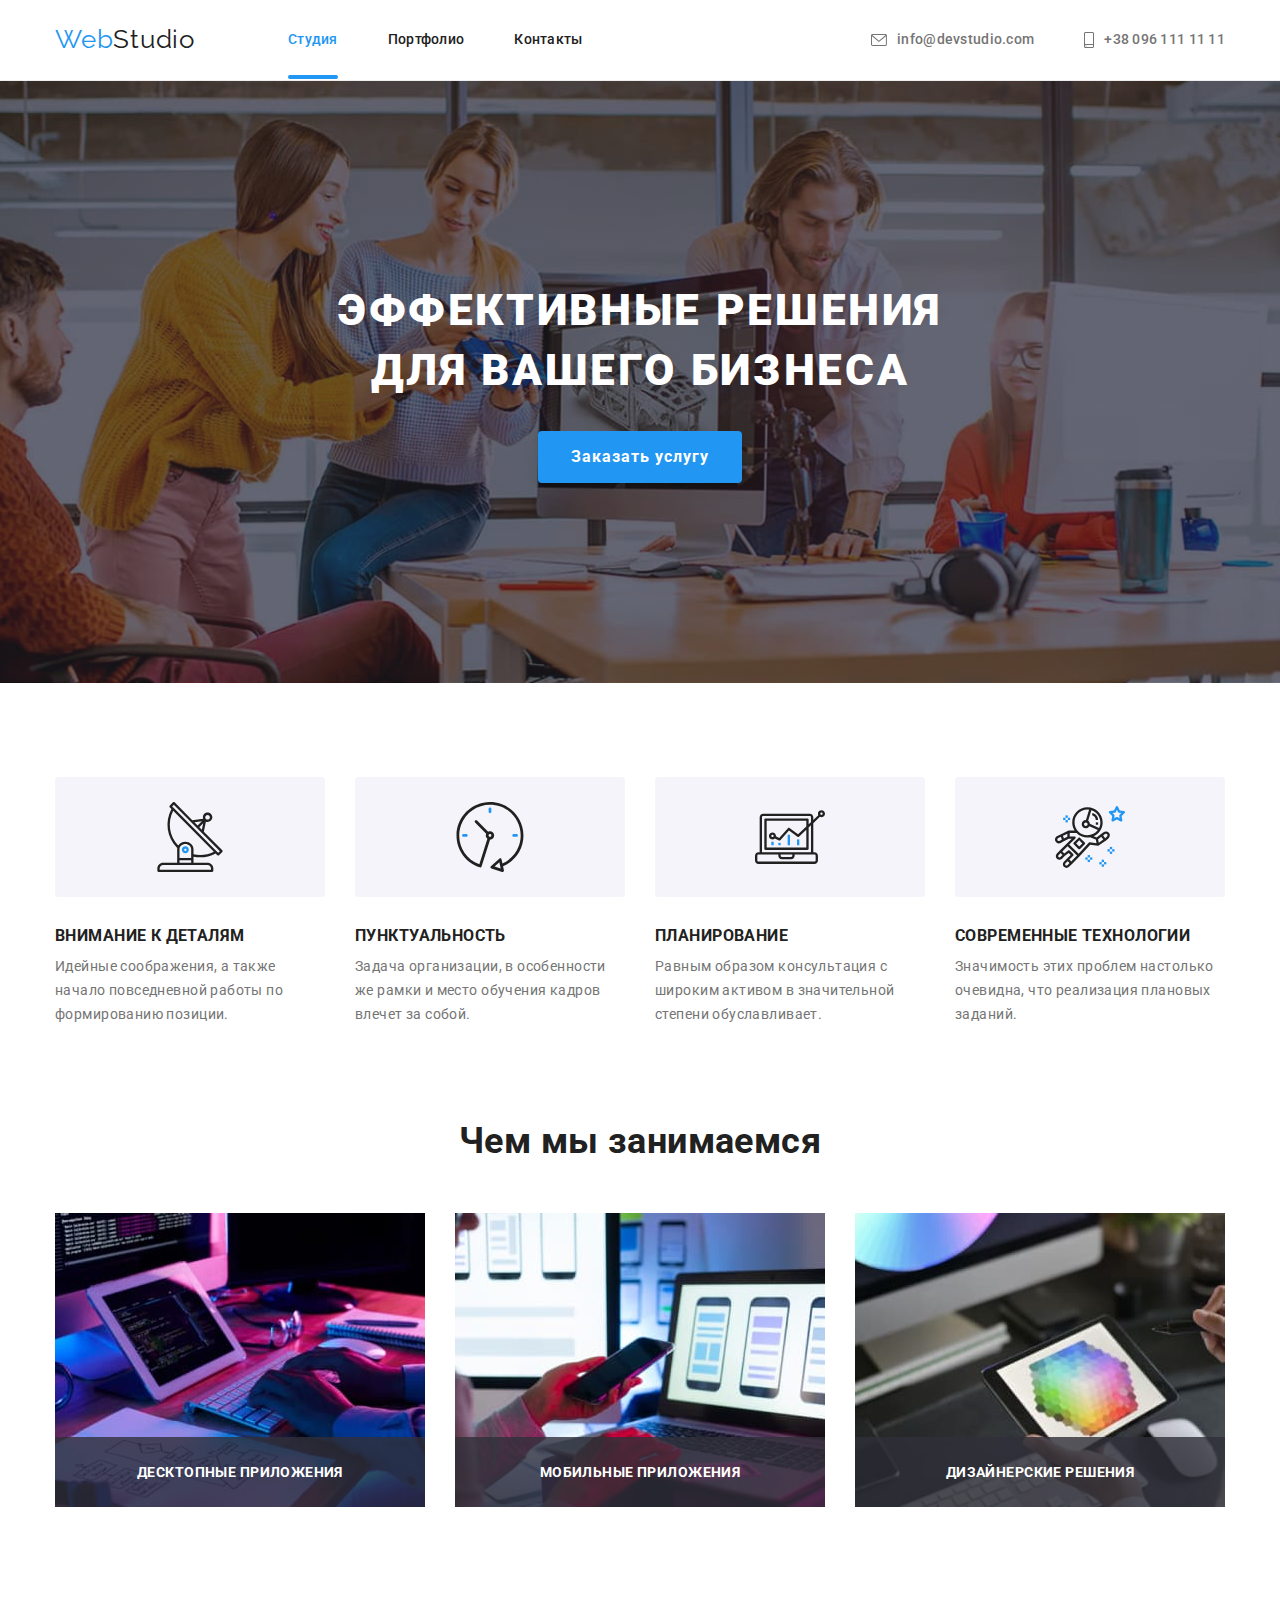
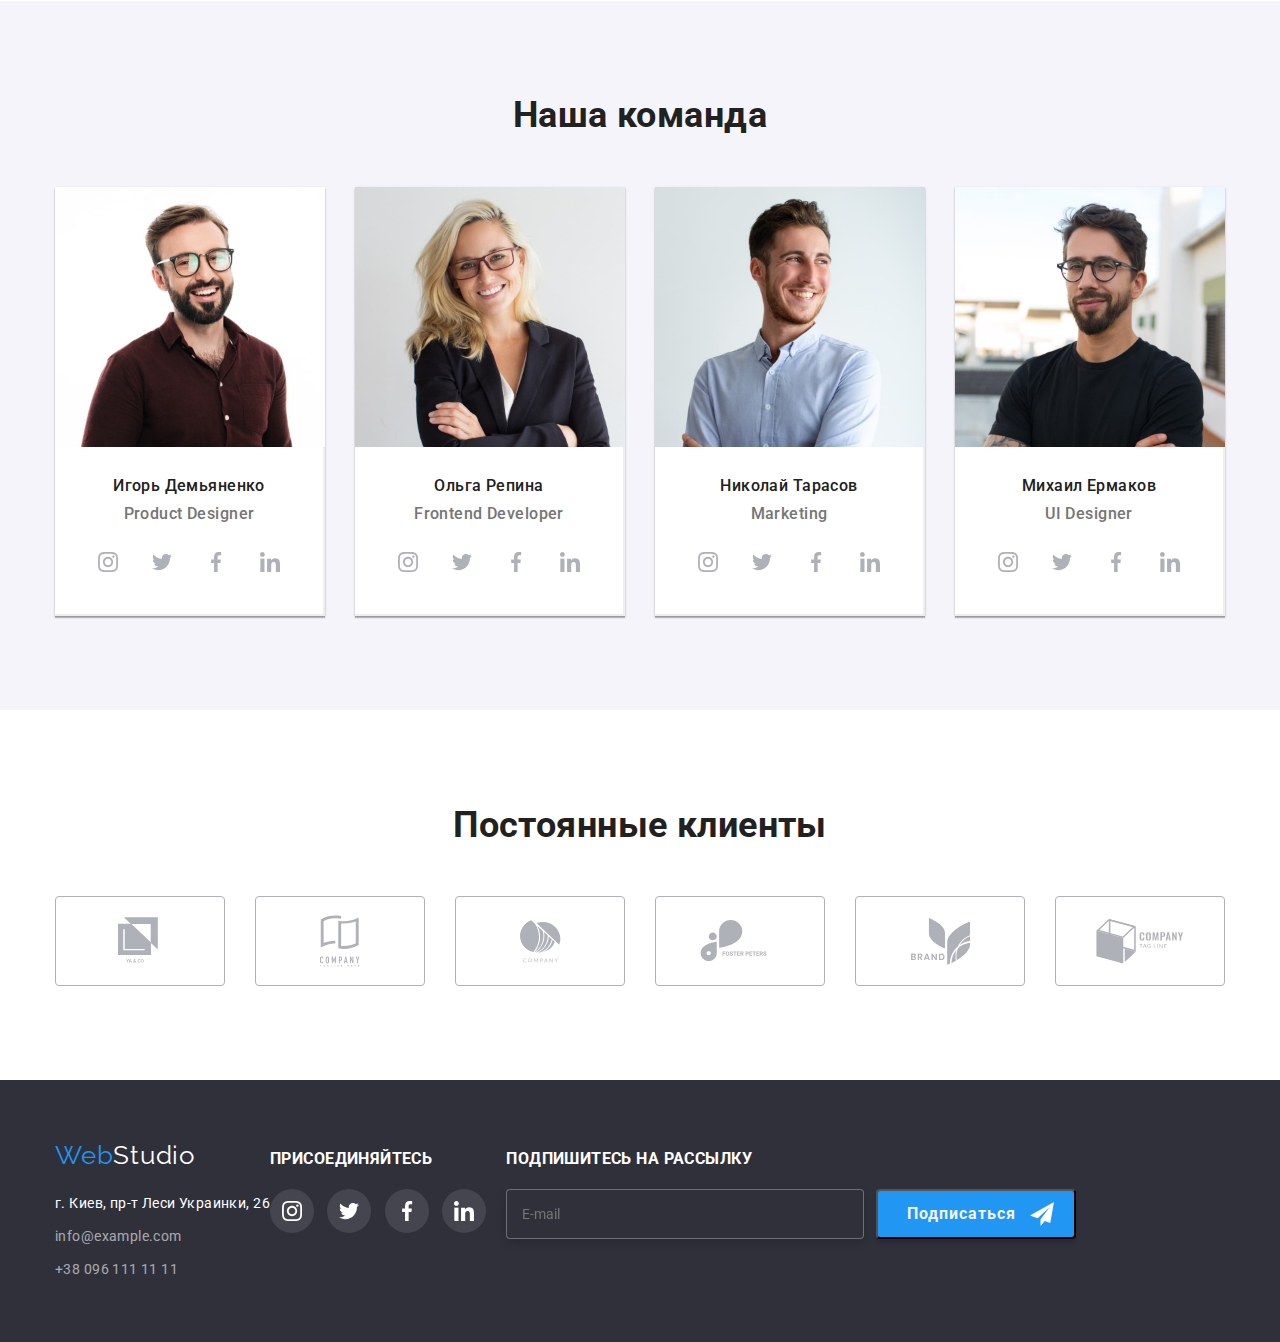
<file: index.html>
<!DOCTYPE html>
<html lang="ru">
<head>
    <meta charset="UTF-8">
    <meta http-equiv="X-UA-Compatible" content="IE=edge">
    <meta name="viewport" content="width=device-width, initial-scale=1.0">
    <title>Web Studio</title>    
    <link rel="preconnect" href="https://fonts.gstatic.com">
    <link href="https://fonts.googleapis.com/css2?family=Raleway:wght@700&family=Roboto:wght@400;500;700;900&display=swap"
        rel="stylesheet">
        <link rel="stylesheet"
         href="https://cdnjs.cloudflare.com/ajax/libs/modern-normalize/1.0.0/modern-normalize.min.css">
    <link rel="stylesheet" href="./css/styles.min.css">
</head>
<body>
    <header class="header">
        <div class="container header__container list">
        <nav class="nav navigation">
        <a href="" class="link logo name" lang="en">
            <span class="blue">Web</span>Studio</a>
        <ul class="main list">
        <li class="main__item"> <a href="" class="main__padding-nav link name current">Студия</a> 
        </li>
        <li class="main__item"> <a href="./portfolio.html" class="main__padding-nav link name">Портфолио</a>
        </li>
        <li class="main__item"> <a href="" class="main__padding-nav link name">Контакты</a>
        </li>
        </ul>
        </nav>
        <ul class="list main">
        <li class="main__item"><a href="mailto:info@devstudio.com" class="main__link main__padding-nav link">
            <svg class="icon main__icon" width="16px"  height="12px">
                <use href="./images/sprite.svg#icon-envelope"></use>
            </svg>info@devstudio.com</a>
    </li>
        <li class="main__item"><a href="tel+380961111111" class="main__link main__padding-nav link">
            <svg class="icon main__icon"  width="10px"  height="16px">
            <use href="./images/sprite.svg#icon-smartphone"></use>
        </svg>+38 096 111 11 11</a>
    </li>
        </ul>
        </div>
      </header>
    <main>
    <section class="hero dark-bg">
     <div class="container hero__text">
            <h1 class="hero__title">Эффективные решения <br> для вашего бизнеса</h1>
        <button class="hero__button-first button" type="button" data-modal-open>Заказать услугу</button>
     </div>
            </section>
        <section class="section-size list">
            <div class="container">
        <ul class="flex list">
            <li class="flex__four flex__icons-item flex__list-text antena">
            <h3 class="title-label">Внимание к деталям</h3>
            <p>Идейные соображения, а также начало повседневной работы по формированию позиции.</p>
        </li>
            <li class="flex__four flex__icons-item flex__list-text clock">
                <h3 class="title-label">Пунктуальность</h3>
            <p>Задача организации, в особенности же рамки и место обучения кадров влечет за собой.</p>
        </li>
            <li class="flex__four flex__icons-item flex__list-text diagram">
            <h3 class="title-label">Планирование</h3>
            <p>Равным образом консультация с широким активом в значительной степени обуславливает.</p>
        </li>
            <li class="flex__four flex__icons-item flex__list-text astronavt">
            <h3 class="title-label">Современные технологии</h3>
            <p> Значимость этих проблем настолько очевидна, что реализация плановых заданий.</p>
        </li>
        </ul> 
        </div>
        </section>
        <section class="section-padding list">
      <div class="container">
       <h3 class="section-padding__section-title">Чем мы занимаемся</h3>
            <ul class="flex list">
            <li class="flex__three list">
                <a href="">
                    <div class="product-thumb">
                 <img src="./images/img-1.jpg" width="370" alt="Создание веб-сайтов">
        <p class="product-thumb__text">Десктопные приложения</p>
        </div>
        </a>
            </li>
            <li class="flex__three list">
                <a href="">
                    <div class="product-thumb">
                        <img src="./images/img-2.jpg" width="370" alt="Разработка мобильных приложений">
            <p class="product-thumb__text">Мобильные приложения</p>
            </div>
            </a>
                    </li>
            <li class="flex__three list">
                 <a href="">
                    <div class="product-thumb">
                <img src="./images/img-3.jpg" width="370" alt="Веб-дизайн">
            <p class="product-thumb__text">Дизайнерские решения</p>
            </div>
            </a>
            </li>
        </ul>
        </div>
        </section>
     <section class="section-padding bg-color-section">
            <div class="container">
            <h3 class="section-padding__section-title">Наша команда</h3>
        <ul class="list title-team flex">
            <li class="flex__four shadow">
                <img src="./images/team/img-1.jpg" width="270" height="260" alt="Дизайнер продуктов Игорь Демьяненко">
                <div class="team-card">
                    <h3 class="title-team name">Игорь Демьяненко</h3>
                <p lang="en">Product Designer</p>
                <ul class="list team-icons">
                    <li class="team-icons__margin">
                        <a href="" class="card-icons team-icons__link" target="_blank" rel="noopener noreferrer">
                        <svg class="team-icons__icon icon">
                                <use href="./images/sprite.svg#icon-instagram"></use>
                            </svg>
                        </a>
                    </li>
                    <li class="team-icons__margin">
                        <a href="" class="card-icons team-icons__link" target="_blank" rel="noopener noreferrer">
                            <svg class="team-icons__icon icon">
                                <use href="./images/sprite.svg#icon-twitter"></use>
                            </svg>
                        </a>
                    </li>
                    <li class="team-icons__margin">
                        <a href="" class="card-icons team-icons__link" target="_blank" rel="noopener noreferrer">
                            <svg class="icon team-icons__icon">
                                <use href="./images/sprite.svg#icon-facebook"></use>
                            </svg>
                        </a>
                    </li>
                    <li class="team-icons__margin">
                        <a href="" class="card-icons team-icons__link" target="_blank" rel="noopener noreferrer">
                            <svg class="icon team-icons__icon">
                                <use href="./images/sprite.svg#icon-linkedin"></use>
                            </svg>
                        </a>
                    </li>
                </ul>
                </div>
            </li>
            <li class="flex__four shadow">
                <img src="./images/team/img-2.jpg" width="270" height="260" alt="Фронтенд-разработчик Ольга Репина">
                <div class="team-card">
                    <h3 class="title-team name">Ольга Репина</h3>
                <p lang="en">Frontend Developer</p>
            <ul class="list team-icons">
                <li class="team-icons__margin">
                    <a href="" class="card-icons team-icons__link" target="_blank" rel="noopener noreferrer">
                        <svg class="team-icons__icon icon">
                            <use href="./images/sprite.svg#icon-instagram"></use>
                        </svg>
                    </a>
                </li>
                <li class="team-icons__margin">
                    <a href="" class="card-icons team-icons__link" target="_blank" rel="noopener noreferrer">
                        <svg class="team-icons__icon icon">
                            <use href="./images/sprite.svg#icon-twitter"></use>
                        </svg>
                    </a>
                </li>
                <li class="team-icons__margin">
                    <a href="" class="card-icons team-icons__link" target="_blank" rel="noopener noreferrer">
                        <svg class="team-icons__icon icon">
                            <use href="./images/sprite.svg#icon-facebook"></use>
                        </svg>
                    </a>
                </li>
                <li class="team-icons__margin">
                    <a href="" class="card-icons team-icons__link" target="_blank" rel="noopener noreferrer">
                        <svg class="team-icons__icon icon">
                            <use href="./images/sprite.svg#icon-linkedin"></use>
                        </svg>
                    </a>
                </li>
            </ul>
            </div>
            </li>
            <li class="flex__four shadow">
                <img src="./images/team/img-3.jpg" width="270" height="260" alt="Маркетолог Николай Тарасов">
                <div class="team-card">
                    <h3 class="title-team name">Николай Тарасов</h3>
                <p lang="en">Marketing</p>
            <ul class="list team-icons">
                <li class="team-icons__margin">
                    <a href="" class="card-icons team-icons__link" target="_blank" rel="noopener noreferrer">
                        <svg class="team-icons__icon icon">
                            <use href="./images/sprite.svg#icon-instagram"></use>
                        </svg>
                    </a>
                </li>
                <li class="team-icons__margin">
                    <a href="" class="card-icons team-icons__link" target="_blank" rel="noopener noreferrer">
                        <svg class="team-icons__icon icon">
                            <use href="./images/sprite.svg#icon-twitter"></use>
                        </svg>
                    </a>
                </li>
                <li class="team-icons__margin">
                    <a href="" class="card-icons team-icons__link" target="_blank" rel="noopener noreferrer">
                        <svg class="team-icons__icon icon">
                            <use href="./images/sprite.svg#icon-facebook"></use>
                        </svg>
                    </a>
                </li>
                <li class="team-icons__margin">
                    <a href="" class="card-icons team-icons__link" target="_blank" rel="noopener noreferrer">
                        <svg class="team-icons__icon icon">
                            <use href="./images/sprite.svg#icon-linkedin"></use>
                        </svg>
                    </a>
                </li>
            </ul>
            </div>
        </li>
            <li class="flex__four shadow">
                <img src="./images/team/img-4.jpg" width="270" height="260" alt="UI Дизайнер Михаил Ермаков">
                <div class="team-card">
                    <h3 class="title-team name">Михаил Ермаков</h3>
                <p lang="en">UI Designer</p>
            <ul class="list team-icons">
                <li class="team-icons__margin">
                    <a href="" class="card-icons team-icons__link" target="_blank" rel="noopener noreferrer">
                        <svg class="team-icons__icon icon">
                            <use href="./images/sprite.svg#icon-instagram"></use>
                        </svg>
                    </a>
                </li>
                <li class="team-icons__margin">
                    <a href="" class="card-icons team-icons__link" target="_blank" rel="noopener noreferrer">
                        <svg class="team-icons__icon icon">
                            <use href="./images/sprite.svg#icon-twitter"></use>
                        </svg>
                    </a>
                </li>
                <li class="team-icons__margin">
                    <a href="" class="card-icons team-icons__link" target="_blank" rel="noopener noreferrer">
                        <svg class="team-icons__icon icon">
                            <use href="./images/sprite.svg#icon-facebook"></use>
                        </svg>
                    </a>
                </li>
                <li class="team-icons__margin">
                    <a href="" class="card-icons team-icons__link" target="_blank" rel="noopener noreferrer">
                        <svg class="team-icons__icon icon">
                            <use href="./images/sprite.svg#icon-linkedin"></use>
                        </svg>
                    </a>
                </li>
            </ul>
                </div>
            </li>
        </ul>
        </div>
    </section>
    <section class="our-clients">
        <div class="container">
             <h3 class="our-clients__clients-title">Постоянные клиенты</h3>
                <div>
                    <ul class="clients list">
                    <li class="clients__item">
                        <a href="" class="clients__card" target="_blank" rel="noopener noreferrer">
                        <svg class="clients__icon icon" width="44" height="49">
                                <use href="./images/sprite.svg#icon-logo-first"></use>
                            </svg>
                        </a>
                    </li>
                    <li class="clients__item">
                        <a href="" class="clients__card" target="_blank" rel="noopener noreferrer">
                        <svg class="clients__icon icon" width="40" height="52">
                                <use href="./images/sprite.svg#icon-logo-second"></use>
                            </svg>
                        </a>
                    </li>
                    <li class="clients__item">
                        <a href="" class="clients__card" target="_blank" rel="noopener noreferrer">
                        <svg class="clients__icon icon" width="41" height="43">
                                <use href="./images/sprite.svg#icon-logo-thirt"></use>
                            </svg>
                        </a>
                    </li>
                    <li class="clients__item">
                        <a href="" class="clients__card" target="_blank" rel="noopener noreferrer">
                        <svg class="clients__icon icon" width="80" height="42">
                                <use href="./images/sprite.svg#icon-logo-fourth"></use>
                            </svg>
                        </a>
                    </li>
                    <li class="clients__item">
                        <a href="" class="clients__card" target="_blank" rel="noopener noreferrer">
                        <svg class="clients__icon icon" width="59" height="47">
                                <use href="./images/sprite.svg#icon-logo-fifth"></use>
                            </svg>
                        </a>
                    </li>
                    <li class="clients__item">
                        <a href="" class="clients__card" target="_blank" rel="noopener noreferrer">
                        <svg class="clients__icon icon" width="88" height="45">
                                <use href="./images/sprite.svg#icon-logo-sixth"></use>
                    </svg>
                </a>
                   </li>
                </ul>
                </div>
                </div>
          </section>
         </main>
    <footer class="dark-bg footer">
        <div class="container footer-flex">
        <div class="footer-flex__footer-contacts">
            <a class="link footer-logo" lang="en" href=""><span class="blue">Web</span>Studio</a>
            <address>
                <div class="address-margin">
                <ul class="list contacts">
                    <li class="footer-flex__margin-footer">
                        <a class="link contacts__address" href="https://goo.gl/maps/tQLRVX5ij8GDNnWr7" target="_blank" rel="noopener noreferrer">
                            г. Киев, пр-т
                            Леси Украинки, 26</a>
                        </li>
                    <li class="footer-flex__margin-footer"> 
                        <a class="link contacts__contacts-color" href="mailto:info@devstudio.com">info@example.com

                        </a>
                    </li>
                    <li class="footer-flex__margin-footer"> 
                        <a class="link contacts__contacts-color" href="tel+380961111111">+38 096 111 11 11

                        </a>
                    </li>
                </ul>
</div>
            </address>
            
                </div>
<div class="footer-flex__footer-contacts">
    <h3 class="footer-title"> Присоединяйтесь </h3>
    <ul class="list footer-icons">
        <li class="footer-icons__fotter-icon-blok">
            <a href="" class="footer-icons__link card-icons" target="_blank" rel="noopener noreferrer"><svg
                    class="footer-icons__icon icon">
            <use href="./images/sprite.svg#icon-instagram"></use>
                </svg>
            </a>
        </li>
        <li class="footer-icons__fotter-icon-blok">
            <a href="" class="footer-icons__link card-icons" target="_blank" rel="noopener noreferrer"><svg
                    class="footer-icons__icon icon">
                    <use href="./images/sprite.svg#icon-twitter"></use>
                </svg>
            </a>
        </li>
        <li class="footer-icons__fotter-icon-blok">
            <a href="" class="footer-icons__link card-icons" target="_blank" rel="noopener noreferrer"><svg
                    class="footer-icons__icon icon">
             <use href="./images/sprite.svg#icon-facebook"></use>
                </svg>
            </a>
        </li>
        <li class="footer-icons__fotter-icon-blok">
            <a href="" class="footer-icons__link card-icons" target="_blank" rel="noopener noreferrer"><svg
                    class="footer-icons__icon icon">
            <use href="./images/sprite.svg#icon-linkedin"></use>
                </svg>
            </a>
        </li>
    </ul>
        </div>  
        <div class="form-blok">
            <h3 class="form-blok__footer-title footer-title"> Подпишитесь на рассылку </h3>
            <form class="form-footer">
            <input class="form-footer__form-label form-footer__input-footer"
            type="email" 
            name="email" 
            placeholder="E-mail" 
            pattern="^[A-Za-zА\s]+$" 
            required="">        
            <button class="form-footer__button-footer form-footer__form-label" type="submit">Подписаться
                <svg class="form-footer__form-icon" width="24" height="24">
                    <use href="./images/sprite.svg#icon-icon-send"></use>
                </svg>
            </button>         
          </form>
        </div> 
        </div>
     </footer>
     <div class="backdroup is-hidden" data-modal>
     <div class="modal">
        <button class="btn-close" data-modal-close>
            <svg width="11" height="11">
                <use href="./images/sprite.svg#icon-Vector"></use>
            </svg>
        </button>
        
        <form>
            <p class="form__title">Оставьте свои данные, мы вам перезвоним</p>
            <div class="form__form">
         <label class="form__text">Имя</label>
            <div class="form__field">
                <input type="text" class="form__about-input"
            name="user-name">
            <svg class="form__icon-form" width="18" height="18">
                <use href="./images/icons.svg#icon-person-black-18dp-1"></use>
            </svg>
            </div>
            <label class="form__text">Телефон</label>
            <div class="form__field">
             <input type="tel" class="form__about-input"
            name="user-tel">
            <svg class="form__icon-form" width="18" height="18">
                <use href="./images/icons.svg#icon-phone-black-18dp-1"></use>
            </svg>
              </div>
            <label class="form__text">Почта</label>
        <div class="form__field">
            <input type="email" class="form__about-input" 
        name="user-mail">
        <svg class="form__icon-form" width="18" height="18">
            <use href="./images/icons.svg#icon-email-black-18dp-1"></use>
        </svg>
        </div>
        <label class="form__text">Комментарий</label>
        <div class="form__field">
            <textarea class="form__comment form__about-input" 
            name="user-comment"  
            rows="4"
            placeholder="Введите текст"
            ></textarea>
        </div> 
        <div class="checkbox-label">       
        <label> 
            <input class="checkbox-label__checkbox checkbox" type="checkbox"  name="checkbox" value="">
            <span class="checkbox-label__icon"></span>Соглашаюсь с рассылкой и принимаю 
                <a href="" class="checkbox-label__text"> Условия договора</a>    
        </label>
        </div>
        <button class="button form__buttom" type="submit">Отправить</button>  
    </div>
     </form>
        </div>
    </div>
     <script src="./js/modal.js"></script>
</body>
</html>
</file>
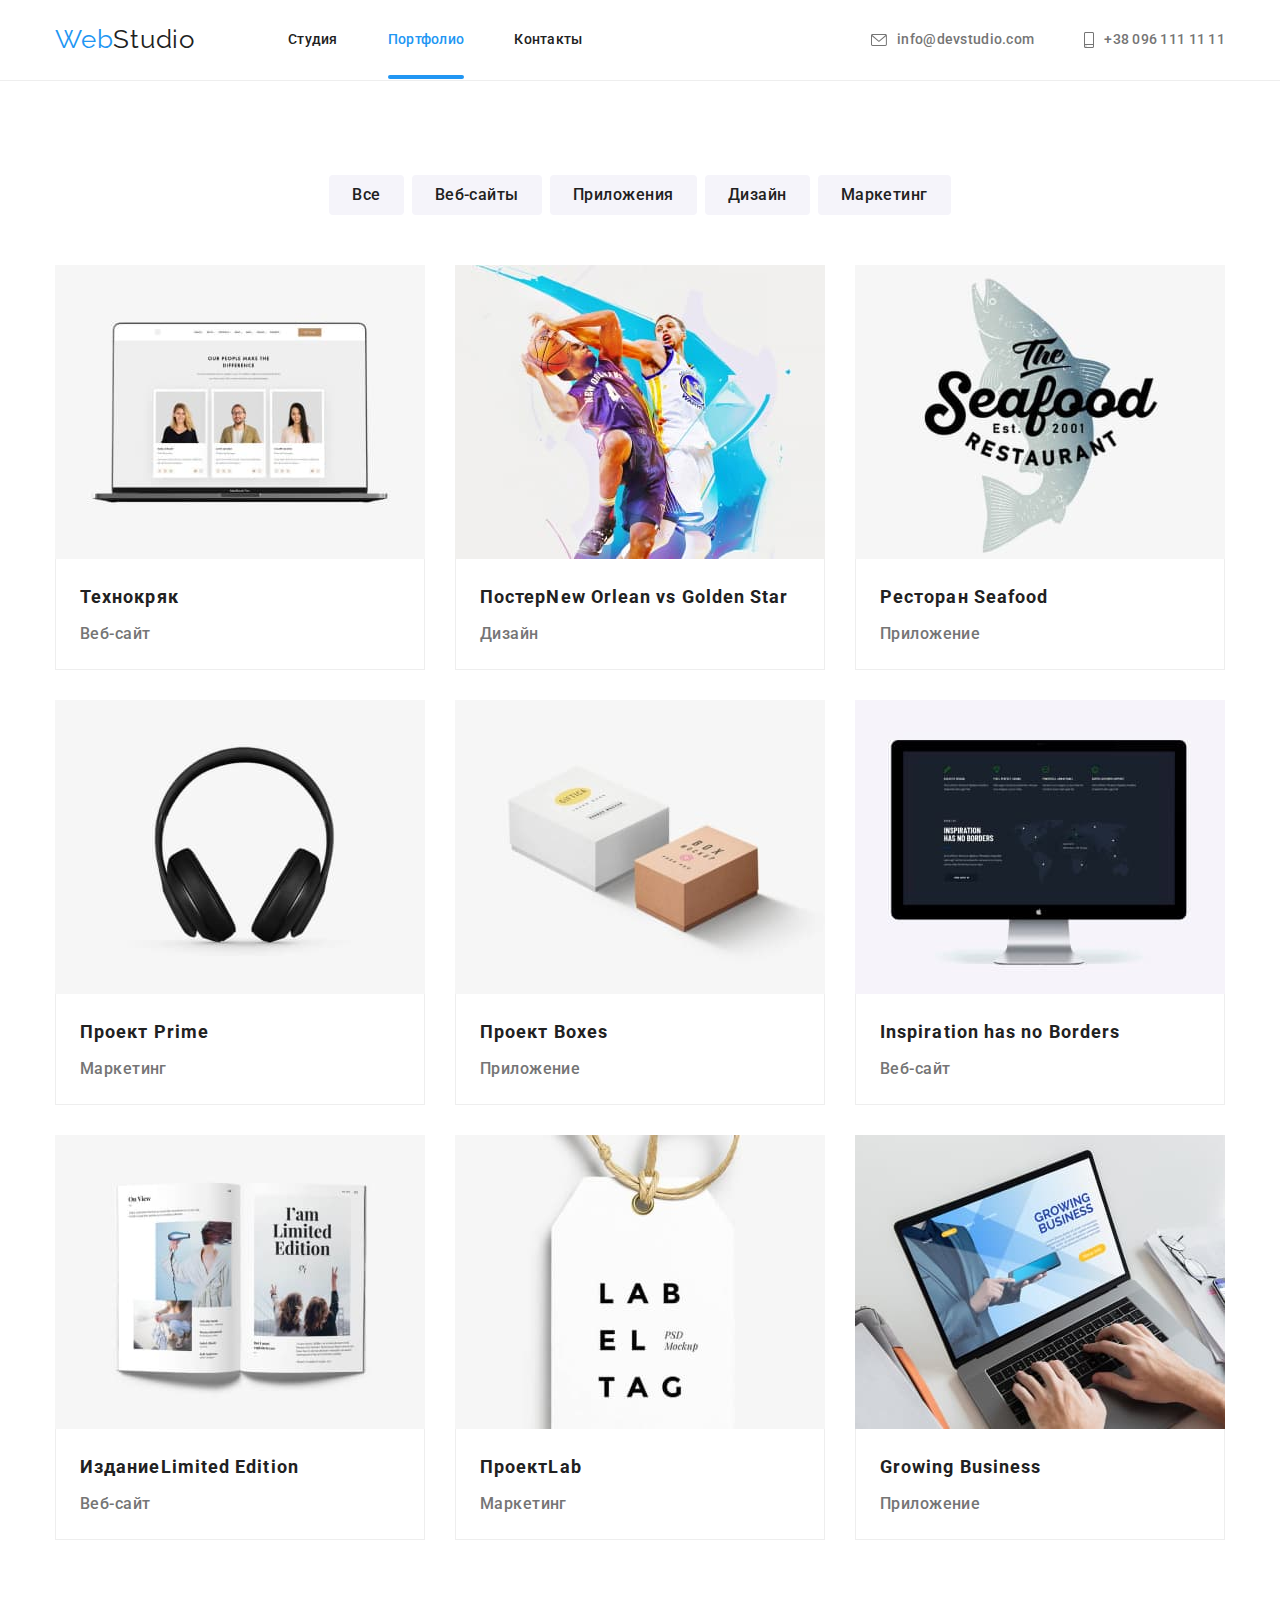
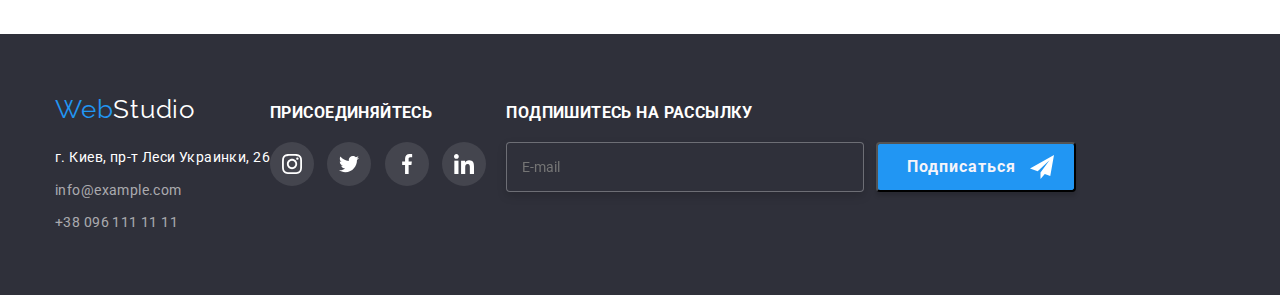
<file: portfolio.html>
<!DOCTYPE html>
<html lang="ru">

<head>
    <meta charset="UTF-8">
    <meta http-equiv="X-UA-Compatible" content="IE=edge">
    <meta name="viewport" content="width=device-width, initial-scale=1.0">
    <title>Web Studio</title>
    <link rel="preconnect" href="https://fonts.gstatic.com">
    <link
        href="https://fonts.googleapis.com/css2?family=Raleway:wght@700&family=Roboto:wght@400;500;700;900&display=swap"
        rel="stylesheet">
    <link rel="stylesheet"
        href="https://cdnjs.cloudflare.com/ajax/libs/modern-normalize/1.0.0/modern-normalize.min.css">
    <link rel="stylesheet" href="./css/styles.min.css">
</head>

<body>
    <header class="header">
        <div class="container header__container list">
            <nav class="nav navigation">
                <a href="" class="link logo name" lang="en">
                    <span class="blue">Web</span>Studio
                </a>
                <ul class="main list">
                    <li class="main__item"><a href="./index.html" class="main__padding-nav item link name">Студия</a>
                    </li>
                    <li class="main__item"><a href="" class="main__padding-nav item link name current">Портфолио</a>
                    </li>
                    <li class="main__item"><a href="" class="main__padding-nav item link name">Контакты</a>
                    </li>
                </ul>
            </nav>
            <ul class="list main">
                <li class="main__item">
                    <a href="mailto:info@devstudio.com" class="main__link main__padding-nav link">
                        <svg class="icon main__icon" width="16px" height="12px">
                            <use href="./images/sprite.svg#icon-envelope"></use>
                        </svg>info@devstudio.com
                    </a>
                    </li>
                <li class="main__item">
                    <a href="tel+380961111111" class="main__link main__padding-nav link">
                        <svg class="icon main__icon" width="10px" height="16px">
                            <use href="./images/sprite.svg#icon-smartphone"></use>
                        </svg>+38 096 111 11 11
                    </a>
                    </li>
            </ul>
            </div>
            </header>
       <main>
        <h1 class="hide-title">Фильтры</h1>
    <section class="section-padding bg-color-studio-portfolio">
        <div class="container">
        <ul class="filter list">
        <li class="filter__margin"><button type="button" class="button filter__button">Все</button></li>
        <li  class="filter__margin"><button type="button" class="button filter__button">Веб-сайты</button></li>
        <li  class="filter__margin"><button type="button" class="button filter__button">Приложения</button></li>
        <li  class="filter__margin"><button type="button" class="button filter__button">Дизайн</button></li>
        <li  class="filter__margin"><button type="button" class="button filter__button">Маркетинг</button></li>
        </ul>
            <ul class="flex-portfolio list">
            <li class="flex-portfolio__shadow flex__element">
                <a href="" class="flex-portfolio__link">                
            <div class="thumb">
                <div class="thumb__cards">
                    <p class="thumb__text">Технокряк это современная площадка распространения коронавируса.
                        Компании используют эту платформу для цифрового
                        шпионажа и атак на защищённые сервера конкурентов.</p>
                </div>
                <img src="./images/foto-portfolio/img-0.jpg" width="370" height="294" alt="Веб-сайт Технокряк">
            </div>
               <div class="flex-projects">
            <h2 class="title-label flex-projects__title">Технокряк</h2>
           <p class="flex-projects__placement">Веб-сайт</p>
        </div>
    </a>
        </li>       
        <li class="flex-portfolio__shadow flex__element">
            <a href="" class="flex-portfolio__link">
                <div class="thumb">
                    <div class="thumb__cards">
                        <p class="thumb__text">Технокряк это современная площадка распространения коронавируса.
                            Компании используют эту платформу для цифрового
                            шпионажа и атак на защищённые сервера конкурентов.</p>
                    </div>
            <img src="./images/foto-portfolio/img-1.jpg" width="370" height="294" alt="Постер">
             </div>
        <div class="flex-projects">
                <h2 class="title-label flex-projects__title">Постер<span lang="en">New Orlean vs Golden Star</span></h2>
            <p class="flex-projects__placement">Дизайн</p>
            </div>
        </a>
        </li>     
            <li class="flex-portfolio__shadow flex__element">
                <a href="" class="flex-portfolio__link">
                    <div class="thumb">
                        <div class="thumb__cards">
                            <p class="thumb__text">Технокряк это современная площадка распространения коронавируса.
                                Компании используют эту платформу для цифрового
                                шпионажа и атак на защищённые сервера конкурентов.</p>
                        </div>
            <img src="./images/foto-portfolio/img-2.jpg" width="370" height="294" alt="Ресторан">
        </div>
            <div class="flex-projects">
                <h2 class="title-label flex-projects__title">Ресторан <span lang="en">Seafood</span></h2>
            <p class="flex-projects__placement">Приложение</p>
            </div>
        </a>
        </li>
             <li class="flex-portfolio__shadow flex__element">
                 <a href="" class="flex-portfolio__link">
                    <div class="thumb">
                        <div class="thumb__cards">
                            <p class="thumb__text">Технокряк это современная площадка распространения коронавируса.
                                Компании используют эту платформу для цифрового
                                шпионажа и атак на защищённые сервера конкурентов.</p>
                        </div>
                <img src="./images/foto-portfolio/img-3.jpg" width="370" height="294" alt="Наушники">
        </div>
                <div class="flex-projects">
                <h2 class="title-label flex-projects__title">Проект <span lang="en">Prime</span></h2>
            <p class="flex-projects__placement">Маркетинг</p>
            </div>
            </a>
        </li>  
            <li class="flex-portfolio__shadow flex__element">
                <a href="" class="flex-portfolio__link">
                    <div class="thumb">
                        <div class="thumb__cards">
                            <p class="thumb__text">Технокряк это современная площадка распространения коронавируса.
                                Компании используют эту платформу для цифрового
                                шпионажа и атак на защищённые сервера конкурентов.</p>
                        </div>
            <img src="./images/foto-portfolio/img-4.jpg" width="370" height="294" alt="Коробки">
        </div>
            <div class="flex-projects">
                <h2 class="title-label flex-projects__title">Проект <span lang="en">Boxes</span></h2>
            <p class="flex-projects__placement">Приложение</p>
        </div>
        </a>
        </li>
            <li class="flex-portfolio__shadow flex__element">
                <a href="" class="flex-portfolio__link">
                    <div class="thumb">
                        <div class="thumb__cards">
                            <p class="thumb__text">Технокряк это современная площадка распространения коронавируса.
                                Компании используют эту платформу для цифрового
                                шпионажа и атак на защищённые сервера конкурентов.</p>
                        </div>
            <img src="./images/foto-portfolio/img-5.jpg" width="370" height="294" alt="Дисплей">
        </div>
            <div class="flex-projects">
            <h2 class="title-label flex-projects__title"><span lang="en">Inspiration has no Borders</span></h2>
            <p class="flex-projects__placement">Веб-сайт</p>
            </div>
            </a>
        </li>
            <li class="flex-portfolio__shadow flex__element">
                <a href="" class="flex-portfolio__link">
                    <div class="thumb">
                        <div class="thumb__cards">
                            <p class="thumb__text">Технокряк это современная площадка распространения коронавируса.
                                Компании используют эту платформу для цифрового
                                шпионажа и атак на защищённые сервера конкурентов.</p>
                        </div>
            <img src="./images/foto-portfolio/img-6.jpg" width="370" height="294" alt="Издание">
        </div>
            <div class="flex-projects">
                <h2 class="title-label flex-projects__title">Издание<span lang="en">Limited Edition</span></h2>
            <p class="flex-projects__placement">Веб-сайт</p>
            </div>
            </a>
        </li>
           <li class="flex-portfolio__shadow flex__element">
               <a href="" class="flex-portfolio__link">
                <div class="thumb">
                    <div class="thumb__cards">
                        <p class="thumb__text">Технокряк это современная площадка распространения коронавируса.
                            Компании используют эту платформу для цифрового
                            шпионажа и атак на защищённые сервера конкурентов.</p>
                    </div>
            <img src="./images/foto-portfolio/img-7.jpg" width="370" height="294" alt="Ярлык">
        </div>
            <div class="flex-projects">
            <h2 class="title-label flex-projects__title">Проект<span lang="en">Lab</span></h2>
           <p class="flex-projects__placement">Маркетинг</p>
            </div>
            </a>
            </li>
             <li class="flex-portfolio__shadow flex__element">
                 <a href="" class="flex-portfolio__link">
                    <div class="thumb">
                        <div class="thumb__cards">
                            <p class="thumb__text">Технокряк это современная площадка распространения коронавируса.
                                Компании используют эту платформу для цифрового
                                шпионажа и атак на защищённые сервера конкурентов.</p>
                        </div>
             <img src="./images/foto-portfolio/img-8.jpg" width="370" height="294" alt="Ярлык">
        </div>
             <div class="flex-projects">
                <h2 class="title-label flex-projects__title"><span lang="en">Growing Business</span></h2>
            <p class="flex-projects__placement">Приложение</p>
            </div>
            </a>
            </li>
            </ul>
            </div>
        </section>
</main>
<footer class="dark-bg footer">
    <div class="container footer-flex">
        <div class="footer-flex__footer-contacts">
            <a class="link footer-logo" lang="en" href=""><span class="blue">Web</span>Studio</a>
            <address>
                <div class="address-margin">
                <ul class="list contacts">
                    <li class="footer-flex__margin-footer">
                        <a class="link contacts__address" href="https://goo.gl/maps/tQLRVX5ij8GDNnWr7" target="_blank"
                            rel="noopener noreferrer">
                            г. Киев, пр-т
                            Леси Украинки, 26</a>
                    </li>
                    <li class="footer-flex__margin-footer">
                        <a class="link contacts__contacts-color" href="mailto:info@devstudio.com">info@example.com
                        </a>
                    </li>
                    <li class="footer-flex__margin-footer">
                        <a class="link contacts__contacts-color" href="tel+380961111111">+38 096 111 11 11

                        </a>
                    </li>
                </ul>
                </div>
            </address>
        </div>
        <div class="footer-flex__footer-contacts">
            <h3 class="footer-title"> Присоединяйтесь </h3>
            <ul class="list footer-icons">
                <li class="footer-icons__fotter-icon-blok">
                    <a href="" class="footer-icons__link card-icons" target="_blank" rel="noopener noreferrer"><svg
                            class="footer-icons__icon icon">
                            <use href="./images/sprite.svg#icon-instagram"></use>
                        </svg>
                    </a>
                </li>
                <li class="footer-icons__fotter-icon-blok">
                    <a href="" class="footer-icons__link card-icons" target="_blank" rel="noopener noreferrer"><svg
                            class="footer-icons__icon icon">
                            <use href="./images/sprite.svg#icon-twitter"></use>
                        </svg>
                    </a>
                </li>
                <li class="footer-icons__fotter-icon-blok">
                    <a href="" class="footer-icons__link card-icons" target="_blank" rel="noopener noreferrer"><svg
                            class="footer-icons__icon icon">
                            <use href="./images/sprite.svg#icon-facebook"></use>
                        </svg>
                    </a>
                </li>
                <li class="footer-icons__fotter-icon-blok">
                    <a href="" class="footer-icons__link card-icons" target="_blank" rel="noopener noreferrer"><svg
                            class="footer-icons__icon icon">
                            <use href="./images/sprite.svg#icon-linkedin"></use>
                        </svg>
                    </a>
                </li>
            </ul>
        </div>
        <div class="form-blok">
            <h3 class="form-blok__footer-title footer-title"> Подпишитесь на рассылку </h3>
            <form class="form-footer">
                <input class="form-footer__form-label form-footer__input-footer" type="email" name="email"
                    placeholder="E-mail" pattern="^[A-Za-zА\s]+$" required="">
                <button class="form-footer__button-footer form-footer__form-label" type="submit">Подписаться
                    <svg class="form-footer__form-icon" width="24" height="24">
                        <use href="./images/sprite.svg#icon-icon-send"></use>
                    </svg>
                </button>
            </form>
        </div>
    </div>
</footer>
</body>
</html>
</file>
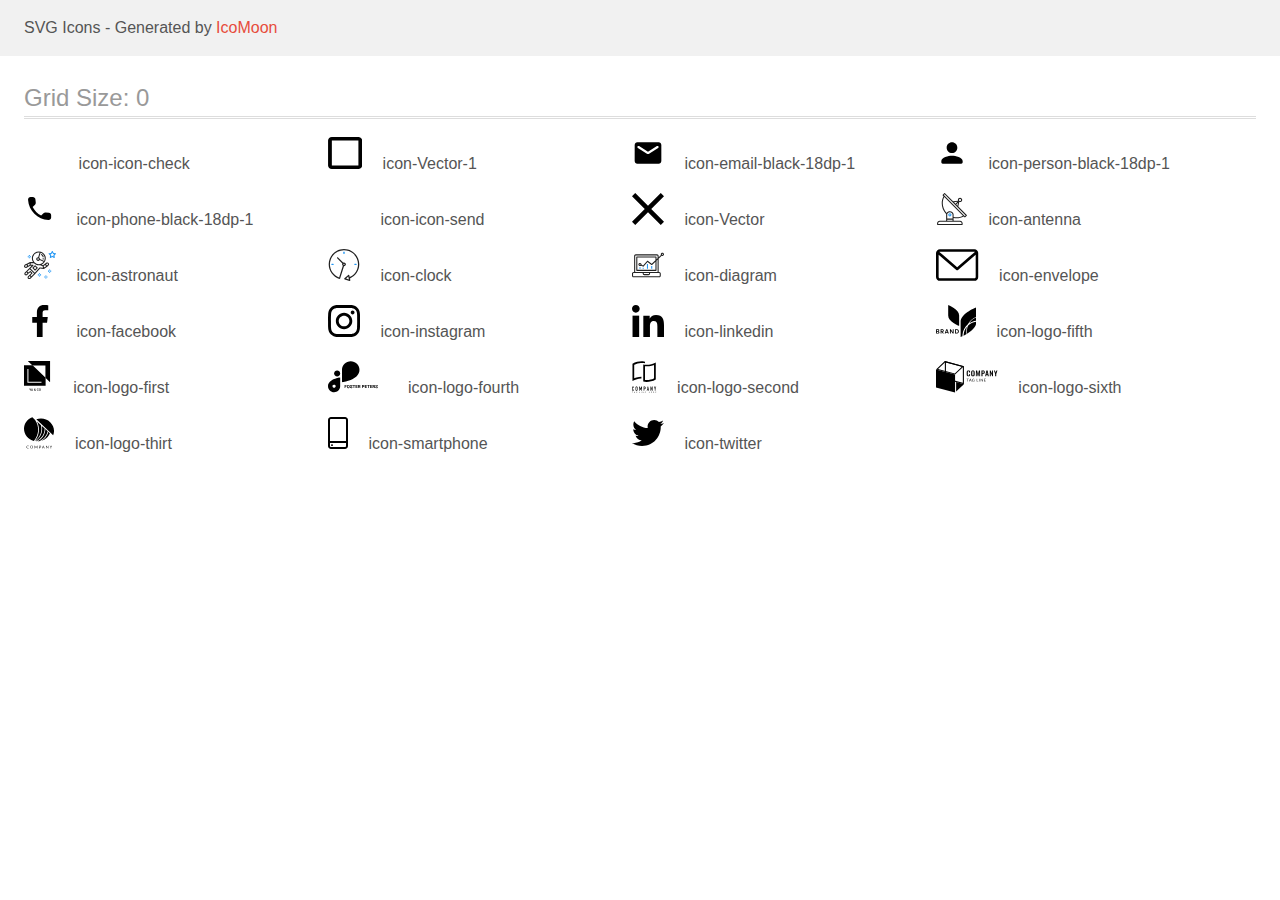
<file: images/icomoon/demo.html>
<!doctype html>
<html>
<head>
    <title>IcoMoon - SVG Icons</title>
    <meta charset="utf-8">
    <meta name="viewport" content="width=device-width, initial-scale=1">
    <link rel="stylesheet" href="demo-files/demo.css">
    <link rel="stylesheet" href="style.css">
</head>
<body>
<svg aria-hidden="true" style="position: absolute; width: 0; height: 0; overflow: hidden;" version="1.1" xmlns="http://www.w3.org/2000/svg" xmlns:xlink="http://www.w3.org/1999/xlink">
<defs>
<symbol id="icon-icon-check" viewBox="0 0 34 32">
<path fill="#fff" style="fill: var(--color1, #fff); stroke: var(--color1, #fff)" stroke="#fff" stroke-linejoin="miter" stroke-linecap="butt" stroke-miterlimit="4" stroke-width="0.4267" d="M8.442 16.537l-0.147-0.14-2.205 2.088 7.767 7.41 16.318-15.567-2.19-2.089-14.128 13.465-5.416-5.167z"></path>
</symbol>
<symbol id="icon-Vector-1" viewBox="0 0 34 32">
<path d="M30.341 3.556v24.889h-26.548v-24.889h26.548zM30.341 0h-26.548c-2.086 0-3.793 1.6-3.793 3.556v24.889c0 1.956 1.707 3.556 3.793 3.556h26.548c2.086 0 3.793-1.6 3.793-3.556v-24.889c0-1.956-1.707-3.556-3.793-3.556z"></path>
</symbol>
<symbol id="icon-email-black-18dp-1" viewBox="0 0 32 32">
<path d="M26.667 5.333h-21.333c-1.467 0-2.653 1.2-2.653 2.667l-0.013 16c0 1.467 1.2 2.667 2.667 2.667h21.333c1.467 0 2.667-1.2 2.667-2.667v-16c0-1.467-1.2-2.667-2.667-2.667zM26.133 11l-9.427 5.893c-0.427 0.267-0.987 0.267-1.413 0l-9.427-5.893c-0.333-0.213-0.533-0.573-0.533-0.96 0-0.893 0.973-1.427 1.733-0.96l8.933 5.587 8.933-5.587c0.76-0.467 1.733 0.067 1.733 0.96 0 0.387-0.2 0.747-0.533 0.96z"></path>
</symbol>
<symbol id="icon-person-black-18dp-1" viewBox="0 0 32 32">
<path d="M16 16c2.947 0 5.333-2.387 5.333-5.333s-2.387-5.333-5.333-5.333c-2.947 0-5.333 2.387-5.333 5.333s2.387 5.333 5.333 5.333zM16 18.667c-3.56 0-10.667 1.787-10.667 5.333v1.333c0 0.733 0.6 1.333 1.333 1.333h18.667c0.733 0 1.333-0.6 1.333-1.333v-1.333c0-3.547-7.107-5.333-10.667-5.333z"></path>
</symbol>
<symbol id="icon-phone-black-18dp-1" viewBox="0 0 32 32">
<path d="M24.882 19.773l-3.268-0.373c-0.785-0.090-1.557 0.18-2.11 0.733l-2.367 2.367c-3.641-1.853-6.626-4.825-8.478-8.478l2.38-2.38c0.553-0.553 0.823-1.325 0.733-2.11l-0.373-3.242c-0.154-1.299-1.248-2.277-2.56-2.277h-2.226c-1.454 0-2.663 1.209-2.573 2.663 0.682 10.987 9.469 19.761 20.443 20.443 1.454 0.090 2.663-1.119 2.663-2.573v-2.226c0.013-1.299-0.965-2.393-2.264-2.547z"></path>
</symbol>
<symbol id="icon-icon-send" viewBox="0 0 32 32">
<path fill="#fff" style="fill: var(--color1, #fff)" d="M32 0l-32 18 10.227 3.788 15.773-14.788-11.998 16.186 0.010 0.004-0.012-0.004v8.814l5.735-6.691 7.265 2.691 5-28z"></path>
</symbol>
<symbol id="icon-Vector" viewBox="0 0 32 32">
<path d="M32 3.223l-3.223-3.223-12.777 12.777-12.777-12.777-3.223 3.223 12.777 12.777-12.777 12.777 3.223 3.223 12.777-12.777 12.777 12.777 3.223-3.223-12.777-12.777 12.777-12.777z"></path>
</symbol>
<symbol id="icon-antenna" viewBox="0 0 32 32">
<path fill="#212121" style="fill: var(--color2, #212121)" d="M30.773 22.098l-8.443-8.505 0.937-4.615c0.242 0.094 0.499 0.144 0.758 0.146h0.006c1.192 0.014 2.17-0.941 2.184-2.133s-0.941-2.17-2.133-2.184c-1.192-0.014-2.17 0.941-2.184 2.133-0.003 0.255 0.039 0.509 0.125 0.749l-4.96 0.605-8.091-8.133c-0.099-0.101-0.235-0.159-0.377-0.16-0.14 0.001-0.274 0.056-0.373 0.155l-1.513 1.504c-0.208 0.208-0.208 0.546 0 0.754l0.814 0.826c-3.153 5.798-2.129 12.978 2.519 17.663 0.043 0.041 0.092 0.074 0.146 0.098-0.034 0.18-0.051 0.364-0.052 0.547v6.187h-6.4c-1.472 0.002-2.665 1.195-2.667 2.667v1.067c0 0.295 0.239 0.533 0.533 0.533h24.533c0.295 0 0.533-0.239 0.533-0.533v-1.067c-0.002-1.472-1.195-2.665-2.667-2.667h-6.4v-2.742c1.003 0.21 2.024 0.317 3.049 0.32 2.458-0.003 4.877-0.615 7.040-1.783l0.818 0.823c0.099 0.101 0.235 0.159 0.377 0.16 0.14-0.001 0.274-0.056 0.373-0.155l1.513-1.504c0.208-0.208 0.208-0.546 0-0.754zM23.28 6.233c0.418-0.415 1.093-0.414 1.508 0.004s0.414 1.093-0.004 1.508c-0.2 0.199-0.47 0.31-0.752 0.31h-0.003c-0.589-0.003-1.064-0.483-1.061-1.072 0.002-0.282 0.115-0.552 0.314-0.751h-0.002zM22.024 9.738l-0.598 2.946-1.175-1.182 1.774-1.763zM21.419 8.836l-1.92 1.909-1.485-1.493 3.405-0.415zM24.004 28.8c0.884 0 1.6 0.716 1.6 1.6v0.533h-23.467v-0.533c0-0.884 0.716-1.6 1.6-1.6h20.267zM16.537 26.667v1.067h-5.333v-1.067h5.333zM11.204 25.6v-4.053c0-1.294 1.196-2.347 2.667-2.347s2.667 1.053 2.667 2.347v4.053h-5.333zM17.604 23.904v-2.357c0-1.882-1.675-3.413-3.733-3.413-1.331-0.020-2.576 0.657-3.281 1.786-4.058-4.274-4.971-10.645-2.279-15.887l18.602 18.708c-2.872 1.461-6.165 1.873-9.309 1.163zM28.893 23.22l-21.057-21.181 0.755-0.752 7.935 7.98c0.004 0 0.006 0.007 0.010 0.010l13.115 13.191-0.757 0.752z"></path>
<path fill="#2196f3" style="fill: var(--color3, #2196f3)" d="M13.876 20.267h-0.005c-0.884-0.001-1.601 0.714-1.602 1.598s0.714 1.601 1.598 1.602h0.005c0.884 0.001 1.601-0.714 1.602-1.598s-0.714-1.601-1.598-1.602zM14.249 22.245c-0.1 0.1-0.236 0.156-0.378 0.155-0.295-0.002-0.532-0.242-0.531-0.536 0.001-0.141 0.057-0.276 0.157-0.375s0.233-0.154 0.373-0.155c0.295 0.002 0.532 0.241 0.53 0.536-0.001 0.141-0.057 0.276-0.157 0.375h0.005z"></path>
</symbol>
<symbol id="icon-astronaut" viewBox="0 0 32 32">
<path fill="#2196f3" style="fill: var(--color3, #2196f3)" d="M31.974 4.524c-0.063-0.193-0.229-0.333-0.43-0.363l-1.91-0.278-0.855-1.731c-0.179-0.365-0.777-0.365-0.956 0l-0.855 1.731-1.91 0.278c-0.201 0.029-0.367 0.17-0.431 0.363-0.062 0.193-0.011 0.405 0.135 0.547l1.383 1.348-0.326 1.903c-0.034 0.2 0.048 0.402 0.212 0.522 0.166 0.121 0.382 0.135 0.562 0.040l1.709-0.899 1.709 0.899c0.078 0.041 0.164 0.061 0.249 0.061 0.11 0 0.221-0.034 0.314-0.102 0.164-0.119 0.246-0.322 0.212-0.522l-0.326-1.903 1.383-1.348c0.145-0.142 0.197-0.354 0.135-0.547zM29.511 5.851c-0.125 0.122-0.183 0.299-0.153 0.472l0.191 1.114-1-0.526c-0.078-0.041-0.163-0.061-0.249-0.061s-0.17 0.020-0.249 0.061l-1.001 0.526 0.191-1.114c0.030-0.173-0.028-0.349-0.153-0.472l-0.81-0.789 1.119-0.163c0.174-0.025 0.324-0.134 0.402-0.292l0.5-1.013 0.5 1.013c0.078 0.157 0.228 0.267 0.402 0.292l1.119 0.163-0.809 0.789z"></path>
<path fill="#2196f3" style="fill: var(--color3, #2196f3)" d="M26.134 20.522h-1.067v1.067h1.067v-1.067z"></path>
<path fill="#2196f3" style="fill: var(--color3, #2196f3)" d="M26.134 22.656h-1.067v1.067h1.067v-1.067z"></path>
<path fill="#2196f3" style="fill: var(--color3, #2196f3)" d="M27.2 21.589h-1.067v1.067h1.067v-1.067z"></path>
<path fill="#2196f3" style="fill: var(--color3, #2196f3)" d="M25.067 21.589h-1.067v1.067h1.067v-1.067z"></path>
<path fill="#2196f3" style="fill: var(--color3, #2196f3)" d="M22.4 26.389h-1.067v1.067h1.067v-1.067z"></path>
<path fill="#2196f3" style="fill: var(--color3, #2196f3)" d="M22.4 28.522h-1.067v1.067h1.067v-1.067z"></path>
<path fill="#2196f3" style="fill: var(--color3, #2196f3)" d="M23.467 27.456h-1.067v1.067h1.067v-1.067z"></path>
<path fill="#2196f3" style="fill: var(--color3, #2196f3)" d="M21.333 27.456h-1.067v1.067h1.067v-1.067z"></path>
<path fill="#2196f3" style="fill: var(--color3, #2196f3)" d="M16 24.256h-1.067v1.067h1.067v-1.067z"></path>
<path fill="#2196f3" style="fill: var(--color3, #2196f3)" d="M16 26.389h-1.067v1.067h1.067v-1.067z"></path>
<path fill="#2196f3" style="fill: var(--color3, #2196f3)" d="M17.067 25.322h-1.067v1.067h1.067v-1.067z"></path>
<path fill="#2196f3" style="fill: var(--color3, #2196f3)" d="M14.933 25.322h-1.067v1.067h1.067v-1.067z"></path>
<path fill="#2196f3" style="fill: var(--color3, #2196f3)" d="M5.867 6.122h-1.067v1.067h1.067v-1.067z"></path>
<path fill="#2196f3" style="fill: var(--color3, #2196f3)" d="M5.867 8.255h-1.067v1.067h1.067v-1.067z"></path>
<path fill="#2196f3" style="fill: var(--color3, #2196f3)" d="M6.933 7.189h-1.067v1.067h1.067v-1.067z"></path>
<path fill="#2196f3" style="fill: var(--color3, #2196f3)" d="M4.8 7.189h-1.067v1.067h1.067v-1.067z"></path>
<path fill="#212121" style="fill: var(--color2, #212121)" d="M24.715 14.159c-0.287-0.388-0.709-0.637-1.188-0.705-0.481-0.068-0.956 0.058-1.34 0.352l-1.252 0.96-1.898 1.417-1.358-0.541c2.421-1.086 4.114-3.508 4.114-6.32 0-3.823-3.123-6.933-6.961-6.933s-6.961 3.11-6.961 6.933c0 1.386 0.414 2.674 1.12 3.758l-2.764-0.024c-0.002 0-0.003 0-0.005 0-0.009 0-0.015 0.004-0.023 0.005-0.053 0.002-0.105 0.013-0.155 0.031-0.013 0.005-0.026 0.008-0.038 0.013-0.006 0.003-0.013 0.003-0.019 0.006l-3.233 1.596c-0.001 0-0.001 0-0.001 0.001l-1.893 0.911c-0.021 0.009-0.042 0.021-0.063 0.035-0.755 0.502-1.012 1.489-0.598 2.295 0.22 0.429 0.595 0.745 1.056 0.889 0.178 0.055 0.359 0.083 0.539 0.083 0.29 0 0.577-0.071 0.839-0.211l1.388-0.738 2.264-1.169 1.357-0.008-5.442 5.416c-0.001 0.001-0.001 0.001-0.002 0.001l-1.339 1.333c-0.316 0.315-0.49 0.732-0.49 1.178s0.174 0.863 0.49 1.179c0.325 0.323 0.752 0.485 1.179 0.485s0.854-0.162 1.18-0.485l1.314-1.309 1.741-1.3 0.901 0.897-1.762 1.754c-0 0.001-0.001 0.001-0.002 0.001l-1.339 1.333c-0.316 0.315-0.49 0.732-0.49 1.178s0.174 0.863 0.49 1.179c0.325 0.323 0.753 0.485 1.18 0.485s0.855-0.162 1.18-0.485l3.482-3.467c0.001-0.001 0.001-0.001 0.001-0.002l1.010-1-0.004-0.004c0.006-0.006 0.015-0.009 0.022-0.015l5.166-5.658 3.471 0.494c0.025 0.004 0.050 0.005 0.075 0.005 0.065 0 0.127-0.015 0.187-0.038 0.018-0.006 0.033-0.015 0.050-0.023 0.019-0.010 0.039-0.015 0.058-0.027l3.213-2.133c0.012-0.008 0.018-0.021 0.029-0.029 0.013-0.010 0.029-0.014 0.041-0.026l1.271-1.191c0.662-0.62 0.753-1.635 0.212-2.362zM2.13 17.77c-0.173 0.093-0.37 0.111-0.558 0.052-0.187-0.058-0.338-0.186-0.427-0.358-0.161-0.314-0.068-0.695 0.214-0.902l1.314-0.632 0.449 1.312-0.992 0.528zM5.628 15.942l-1.548 0.8-0.439-1.283 2.027-1.001-0.040 1.484zM20.727 9.322c0 0.918-0.219 1.785-0.599 2.559l-4.181-1.899c-0.044-0.573-0.341-1.075-0.788-1.388l1.464-4.86c2.378 0.756 4.105 2.974 4.105 5.588zM8.938 9.322c0-3.235 2.644-5.867 5.894-5.867 0.253 0 0.5 0.021 0.745 0.052l-1.432 4.754c-0.019-0.001-0.037-0.006-0.057-0.006-1.033 0-1.873 0.837-1.873 1.867s0.84 1.867 1.873 1.867c0.694 0 1.294-0.383 1.618-0.945l3.862 1.755c-1.075 1.446-2.795 2.39-4.737 2.39-3.25 0-5.894-2.632-5.894-5.867zM14.894 10.122c0 0.441-0.362 0.8-0.806 0.8s-0.806-0.359-0.806-0.8c0-0.441 0.362-0.8 0.806-0.8s0.806 0.359 0.806 0.8zM2.465 25.146c-0.236 0.234-0.619 0.234-0.854 0.001-0.114-0.114-0.176-0.263-0.176-0.423s0.062-0.309 0.176-0.421l0.962-0.958 0.851 0.848-0.959 0.955zM5.679 28.88c-0.236 0.234-0.619 0.235-0.855 0.001-0.114-0.114-0.176-0.263-0.176-0.423s0.062-0.309 0.176-0.421l0.963-0.959 0.852 0.848-0.96 0.955zM9.16 25.411c-0.001 0-0.001 0-0.002 0.001l-1.765 1.76-0.852-0.848 1.763-1.755c0 0 0 0 0-0s0.001-0.001 0.002-0.001c0.040-0.040 0.065-0.088 0.090-0.135 0.007-0.014 0.020-0.026 0.026-0.040 0.017-0.041 0.019-0.085 0.026-0.129 0.003-0.025 0.014-0.047 0.014-0.073 0-0.036-0.013-0.070-0.020-0.106-0.006-0.032-0.006-0.065-0.019-0.095-0.020-0.050-0.055-0.094-0.091-0.138-0.010-0.012-0.014-0.027-0.025-0.038 0 0 0 0-0.001 0s-0.001-0.002-0.001-0.002l-1.607-1.6c-0.017-0.017-0.039-0.024-0.058-0.038-0.028-0.022-0.055-0.042-0.087-0.058-0.030-0.015-0.061-0.024-0.093-0.033-0.034-0.010-0.067-0.017-0.103-0.020-0.033-0.002-0.063 0.001-0.095 0.005-0.036 0.004-0.069 0.009-0.104 0.020-0.034 0.011-0.063 0.027-0.094 0.045-0.020 0.011-0.042 0.015-0.061 0.029l-1.773 1.324-0.901-0.897 2.399-2.386 4.361 4.289-0.928 0.919zM15.979 18.394c-0.015-0.002-0.030 0.004-0.045 0.003-0.039-0.002-0.076 0.001-0.115 0.007-0.030 0.005-0.059 0.011-0.088 0.021-0.034 0.012-0.065 0.028-0.097 0.047-0.030 0.018-0.057 0.037-0.083 0.061-0.013 0.011-0.028 0.017-0.040 0.029l-4.698 5.146-4.328-4.257 2.833-2.818c0.209-0.208 0.21-0.546 0.002-0.755-0.105-0.105-0.243-0.157-0.381-0.156v-0.001l-2.219 0.013 0.028-1.607 3.104 0.027c1.265 1.294 3.029 2.101 4.981 2.101 0.437 0 0.864-0.045 1.279-0.123 0.040 0.032 0.079 0.065 0.13 0.085l2.41 0.96 0.331 1.644-3.003-0.427zM20.020 18.572l-0.313-1.558 1.446-1.080 0.947 1.257-2.080 1.381zM23.774 15.741l-0.838 0.785-0.931-1.236 0.831-0.637c0.155-0.119 0.351-0.168 0.543-0.143 0.193 0.027 0.364 0.128 0.48 0.284 0.217 0.292 0.18 0.699-0.085 0.947z"></path>
<path fill="#212121" style="fill: var(--color2, #212121)" d="M13.602 18.544l-2.143-2.133c-0.207-0.207-0.545-0.207-0.753 0l-2.142 2.133c-0.1 0.101-0.157 0.236-0.157 0.378s0.056 0.278 0.157 0.378l2.142 2.133c0.104 0.103 0.241 0.155 0.377 0.155s0.273-0.052 0.376-0.155l2.143-2.133c0.1-0.1 0.157-0.236 0.157-0.378s-0.057-0.278-0.157-0.378zM11.083 20.303l-1.387-1.381 1.387-1.381 1.387 1.381-1.387 1.381z"></path>
<path fill="#212121" style="fill: var(--color2, #212121)" d="M17.164 5.071l-0.258 1.036c0.071 0.018 1.738 0.452 1.738 2.149h1.067c-0-2.017-1.666-2.965-2.547-3.185z"></path>
<path fill="#212121" style="fill: var(--color2, #212121)" d="M19.711 9.322h-1.067v1.067h1.067v-1.067z"></path>
</symbol>
<symbol id="icon-clock" viewBox="0 0 32 32">
<path fill="#212121" style="fill: var(--color2, #212121)" d="M31.297 15.301c-0.002-8.452-6.855-15.303-15.308-15.301s-15.303 6.855-15.301 15.308c0.001 6.658 4.307 12.551 10.649 14.576 0.061 0.019 0.124 0.029 0.187 0.029 0.121-0 0.239-0.032 0.342-0.094 0.135-0.080 0.236-0.207 0.283-0.356l3.865-12.25c1.057-0.005 1.909-0.866 1.903-1.923s-0.866-1.909-1.923-1.903c-0.284 0.001-0.565 0.067-0.82 0.191l-5.106-5.107c-0.253-0.245-0.657-0.238-0.902 0.016-0.239 0.247-0.239 0.639 0 0.886l5.103 5.109c-0.392 0.799-0.168 1.764 0.536 2.309l-3.683 11.673c-7.278-2.681-11.004-10.754-8.323-18.032s10.754-11.004 18.032-8.323 11.004 10.754 8.323 18.032c-1.31 3.556-4.001 6.431-7.462 7.973l-0.398-1.874c-0.073-0.344-0.411-0.565-0.756-0.492-0.109 0.023-0.209 0.074-0.292 0.148l-3.837 3.426c-0.263 0.234-0.287 0.637-0.052 0.9 0.076 0.085 0.174 0.149 0.283 0.184l4.899 1.563c0.335 0.108 0.694-0.077 0.802-0.412 0.034-0.106 0.040-0.219 0.017-0.328l-0.391-1.839c5.664-2.388 9.342-7.942 9.329-14.089zM15.992 14.664c0.352 0 0.638 0.286 0.638 0.638s-0.286 0.638-0.638 0.638c-0.352 0-0.638-0.285-0.638-0.638s0.285-0.638 0.638-0.638zM18.093 29.528l2.184-1.948 0.603 2.84-2.787-0.892z"></path>
<path fill="#2196f3" style="fill: var(--color3, #2196f3)" d="M15.354 3.185v1.275c0 0.352 0.285 0.638 0.638 0.638s0.638-0.285 0.638-0.638v-1.275c0-0.352-0.286-0.638-0.638-0.638s-0.638 0.286-0.638 0.638z"></path>
<path fill="#2196f3" style="fill: var(--color3, #2196f3)" d="M3.876 14.664c-0.352 0-0.638 0.286-0.638 0.638s0.285 0.638 0.638 0.638h1.275c0.352 0 0.638-0.285 0.638-0.638s-0.285-0.638-0.638-0.638h-1.275z"></path>
<path fill="#2196f3" style="fill: var(--color3, #2196f3)" d="M28.108 15.939c0.352 0 0.638-0.285 0.638-0.638s-0.285-0.638-0.638-0.638h-1.275c-0.352 0-0.638 0.286-0.638 0.638s0.286 0.638 0.638 0.638h1.275z"></path>
</symbol>
<symbol id="icon-diagram" viewBox="0 0 32 32">
<path fill="#2196f3" style="fill: var(--color3, #2196f3)" d="M14.926 14.965h1.066v4.798h-1.066v-4.797z"></path>
<path fill="#2196f3" style="fill: var(--color3, #2196f3)" d="M19.19 17.097h1.066v2.665h-1.066v-2.665z"></path>
<path fill="#2196f3" style="fill: var(--color3, #2196f3)" d="M10.661 18.696h1.066v1.066h-1.066v-1.066z"></path>
<path fill="#2196f3" style="fill: var(--color3, #2196f3)" d="M7.463 18.163h1.066v1.599h-1.066v-1.599z"></path>
<path fill="#212121" style="fill: var(--color2, #212121)" d="M1.599 28.291h25.587c0.883 0 1.599-0.716 1.599-1.599v-2.132c0-0.883-0.716-1.599-1.599-1.599h-0.533v-13.293l3.028-2.868c0.703 0.346 1.553 0.136 2.013-0.499s0.396-1.508-0.152-2.068-1.42-0.644-2.065-0.198c-0.644 0.446-0.873 1.292-0.542 2.002l-2.281 2.163v-1.23c0-0.883-0.716-1.599-1.599-1.599h-21.322c-0.883 0-1.599 0.716-1.599 1.599v15.992h-0.533c-0.883 0-1.599 0.716-1.599 1.599v2.132c0 0.883 0.716 1.599 1.599 1.599zM30.384 4.837c0.294 0 0.533 0.239 0.533 0.533s-0.239 0.533-0.533 0.533c-0.294 0-0.533-0.239-0.533-0.533s0.239-0.533 0.533-0.533zM3.198 6.969c0-0.294 0.239-0.533 0.533-0.533h21.322c0.294 0 0.533 0.239 0.533 0.533v2.239l-1.066 1.013v-2.186c0-0.294-0.239-0.533-0.533-0.533h-19.19c-0.294 0-0.533 0.239-0.533 0.533v13.326c0 0.294 0.239 0.533 0.533 0.533h19.19c0.294 0 0.533-0.239 0.533-0.533v-9.674l1.066-1.010v12.284h-22.388v-15.992zM7.996 13.899c-0.721-0.002-1.354 0.478-1.546 1.174s0.105 1.433 0.725 1.801c0.62 0.368 1.41 0.276 1.928-0.226l1.853 0.93c0.215 0.108 0.476 0.057 0.636-0.123l3.939-4.431 3.872 2.901c0.208 0.156 0.498 0.139 0.686-0.039l3.365-3.188v8.131h-18.124v-12.26h18.124v2.66l-3.771 3.572-3.904-2.927c-0.222-0.166-0.534-0.135-0.718 0.072l-3.993 4.493-1.493-0.746c0.011-0.064 0.018-0.129 0.020-0.193 0-0.883-0.716-1.599-1.599-1.599zM8.529 15.498c0 0.294-0.239 0.533-0.533 0.533s-0.533-0.239-0.533-0.533c0-0.294 0.239-0.533 0.533-0.533s0.533 0.239 0.533 0.533zM11.727 24.027h5.331v0.533c0 0.294-0.239 0.533-0.533 0.533h-4.264c-0.294 0-0.533-0.239-0.533-0.533v-0.533zM1.066 24.56c0-0.294 0.239-0.533 0.533-0.533h9.062v0.533c0 0.883 0.716 1.599 1.599 1.599h4.264c0.883 0 1.599-0.716 1.599-1.599v-0.533h9.062c0.294 0 0.533 0.239 0.533 0.533v2.132c0 0.294-0.239 0.533-0.533 0.533h-25.587c-0.294 0-0.533-0.239-0.533-0.533v-2.132z"></path>
</symbol>
<symbol id="icon-envelope" viewBox="0 0 43 32">
<path d="M38.667 0h-34.667c-2.206 0-4 1.794-4 4v24c0 2.206 1.794 4 4 4h34.667c2.206 0 4-1.794 4-4v-24c0-2.206-1.794-4-4-4zM38.667 2.667c0.181 0 0.353 0.038 0.511 0.103l-17.844 15.466-17.844-15.466c0.158-0.066 0.33-0.103 0.511-0.103h34.667zM38.667 29.333h-34.667c-0.736 0-1.333-0.598-1.333-1.333v-22.413l17.793 15.421c0.251 0.217 0.563 0.326 0.874 0.326s0.622-0.108 0.874-0.326l17.793-15.421v22.413c0 0.736-0.598 1.333-1.333 1.333z"></path>
</symbol>
<symbol id="icon-facebook" viewBox="0 0 32 32">
<path d="M21.329 5.313h2.921v-5.088c-0.504-0.069-2.237-0.225-4.256-0.225-4.212 0-7.097 2.649-7.097 7.519v4.481h-4.648v5.688h4.648v14.312h5.699v-14.311h4.46l0.708-5.688h-5.169v-3.919c0.001-1.644 0.444-2.769 2.735-2.769z"></path>
</symbol>
<symbol id="icon-instagram" viewBox="0 0 32 32">
<path d="M31.969 9.408c-0.075-1.7-0.35-2.869-0.744-3.882-0.406-1.075-1.032-2.038-1.851-2.838-0.8-0.813-1.769-1.444-2.832-1.844-1.019-0.394-2.182-0.669-3.882-0.744-1.713-0.081-2.257-0.1-6.601-0.1s-4.888 0.019-6.595 0.094c-1.7 0.075-2.869 0.35-3.882 0.744-1.075 0.406-2.038 1.031-2.838 1.85-0.813 0.8-1.444 1.769-1.844 2.832-0.394 1.019-0.669 2.182-0.744 3.882-0.081 1.713-0.1 2.257-0.1 6.601s0.019 4.888 0.094 6.595c0.075 1.7 0.35 2.869 0.744 3.882 0.406 1.075 1.038 2.038 1.85 2.838 0.8 0.813 1.769 1.444 2.832 1.844 1.019 0.394 2.182 0.669 3.882 0.744 1.706 0.075 2.25 0.094 6.595 0.094s4.888-0.019 6.595-0.094c1.7-0.075 2.869-0.35 3.882-0.744 2.151-0.832 3.851-2.532 4.682-4.682 0.394-1.019 0.669-2.182 0.744-3.882 0.075-1.707 0.094-2.251 0.094-6.595s-0.006-4.888-0.081-6.595zM29.087 22.473c-0.069 1.563-0.331 2.407-0.55 2.969-0.538 1.394-1.644 2.5-3.038 3.038-0.563 0.219-1.413 0.481-2.969 0.55-1.688 0.075-2.194 0.094-6.464 0.094s-4.782-0.019-6.464-0.094c-1.563-0.069-2.407-0.331-2.969-0.55-0.694-0.256-1.325-0.663-1.838-1.194-0.531-0.519-0.938-1.144-1.194-1.838-0.219-0.563-0.481-1.413-0.55-2.969-0.075-1.688-0.094-2.194-0.094-6.464s0.019-4.782 0.094-6.464c0.069-1.563 0.331-2.407 0.55-2.969 0.256-0.694 0.663-1.325 1.2-1.838 0.519-0.531 1.144-0.938 1.838-1.194 0.563-0.219 1.413-0.481 2.969-0.55 1.688-0.075 2.194-0.094 6.464-0.094 4.276 0 4.782 0.019 6.464 0.094 1.563 0.069 2.407 0.331 2.969 0.55 0.694 0.256 1.325 0.662 1.838 1.194 0.531 0.519 0.938 1.144 1.194 1.838 0.219 0.563 0.481 1.413 0.55 2.969 0.075 1.688 0.094 2.194 0.094 6.464s-0.019 4.77-0.094 6.458z"></path>
<path d="M16.059 7.783c-4.538 0-8.22 3.682-8.22 8.22s3.682 8.22 8.22 8.22c4.539 0 8.22-3.682 8.22-8.22s-3.682-8.22-8.22-8.22zM16.059 21.335c-2.944 0-5.332-2.388-5.332-5.332s2.388-5.332 5.332-5.332c2.944 0 5.332 2.388 5.332 5.332s-2.388 5.332-5.332 5.332z"></path>
<path d="M26.524 7.458c0 1.060-0.859 1.919-1.919 1.919s-1.919-0.859-1.919-1.919c0-1.060 0.859-1.919 1.919-1.919s1.919 0.859 1.919 1.919z"></path>
</symbol>
<symbol id="icon-linkedin" viewBox="0 0 32 32">
<path d="M31.992 32v-0.001h0.008v-11.736c0-5.741-1.236-10.164-7.948-10.164-3.227 0-5.392 1.771-6.276 3.449h-0.093v-2.913h-6.364v21.364h6.627v-10.579c0-2.785 0.528-5.479 3.977-5.479 3.399 0 3.449 3.179 3.449 5.657v10.401h6.62z"></path>
<path d="M0.528 10.636h6.635v21.364h-6.635v-21.364z"></path>
<path d="M3.843 0c-2.121 0-3.843 1.721-3.843 3.843s1.721 3.879 3.843 3.879c2.121 0 3.843-1.757 3.843-3.879-0.001-2.121-1.723-3.843-3.843-3.843v0z"></path>
</symbol>
<symbol id="icon-logo-fifth" viewBox="0 0 40 32">
<path d="M3.055 26.742c0.156 0.194 0.24 0.438 0.236 0.688 0.008 0.163-0.021 0.326-0.084 0.476s-0.159 0.285-0.281 0.393c-0.304 0.231-0.681 0.343-1.061 0.317h-1.865v-4.361h1.827c0.361-0.024 0.718 0.078 1.012 0.29 0.118 0.099 0.211 0.224 0.273 0.366s0.089 0.296 0.081 0.45c0.011 0.241-0.065 0.477-0.212 0.667-0.142 0.173-0.338 0.293-0.556 0.341 0.247 0.045 0.471 0.177 0.63 0.373zM0.868 26.084h0.781c0.177 0.013 0.354-0.038 0.496-0.145 0.059-0.053 0.104-0.12 0.133-0.193s0.041-0.153 0.034-0.233c0.006-0.079-0.006-0.158-0.035-0.232s-0.073-0.14-0.13-0.194c-0.147-0.11-0.329-0.162-0.511-0.147h-0.768v1.144zM2.222 27.756c0.063-0.055 0.112-0.123 0.144-0.2s0.046-0.16 0.041-0.243c0.005-0.084-0.010-0.168-0.042-0.246s-0.083-0.147-0.146-0.202c-0.153-0.114-0.341-0.17-0.53-0.158h-0.819v1.199h0.83c0.187 0.011 0.372-0.043 0.524-0.151z"></path>
<path d="M6.79 28.617l-1.016-1.704h-0.382v1.704h-0.874v-4.361h1.655c0.417-0.029 0.83 0.104 1.152 0.371 0.231 0.237 0.371 0.549 0.393 0.879s-0.073 0.659-0.27 0.925c-0.204 0.235-0.483 0.391-0.789 0.443l1.082 1.743h-0.951zM5.392 26.318h0.715c0.497 0 0.745-0.22 0.745-0.66 0.005-0.090-0.008-0.18-0.040-0.264s-0.080-0.161-0.143-0.226c-0.157-0.131-0.359-0.195-0.562-0.177h-0.724l0.008 1.327z"></path>
<path d="M11.568 27.739h-1.742l-0.308 0.878h-0.917l1.6-4.312h0.991l1.593 4.312h-0.917l-0.301-0.878zM11.335 27.079l-0.637-1.841-0.637 1.841h1.273z"></path>
<path d="M17.55 28.617h-0.868l-1.946-2.965v2.965h-0.866v-4.361h0.866l1.946 2.983v-2.983h0.868v4.361z"></path>
<path d="M22.502 27.573c-0.179 0.329-0.453 0.597-0.785 0.769-0.378 0.192-0.797 0.286-1.22 0.275h-1.545v-4.361h1.545c0.422-0.011 0.841 0.081 1.22 0.268 0.332 0.168 0.606 0.433 0.785 0.761 0.179 0.355 0.272 0.747 0.272 1.144s-0.093 0.789-0.272 1.144zM21.509 27.469c0.248-0.29 0.384-0.659 0.384-1.041s-0.136-0.751-0.384-1.041c-0.299-0.262-0.69-0.396-1.086-0.371h-0.603v2.823h0.603c0.397 0.025 0.787-0.108 1.086-0.371z"></path>
<path d="M12.111 0c0 0 11.201 4.246 10.963 10.39v10.392c0 0-11.193-4.248-10.959-10.392l-0.004-10.39z"></path>
<path d="M33.054 18.349c2.115-1.462 4.562-2.367 7.117-2.633v-3.253c-2.943 1.139-5.44 3.204-7.117 5.886z"></path>
<path d="M31.783 19.329c1.731-3.5 4.733-6.202 8.388-7.548v-9.374c0 0-15.952 6.048-15.614 14.797v14.795c0 0 0.711-0.27 1.829-0.778 0-0.473 0-0.95 0.051-1.43 0.33-4.062 2.253-7.826 5.347-10.464z"></path>
<path d="M30.266 24.825c0.084-1.026 0.271-2.041 0.558-3.029-1.926 2.279-3.093 5.106-3.335 8.085-0.023 0.281-0.036 0.562-0.042 0.852 0.906-0.437 1.96-0.982 3.068-1.623-0.283-1.409-0.366-2.851-0.248-4.284z"></path>
<path d="M30.9 24.878c-0.106 1.296-0.040 2.601 0.197 3.879 4.358-2.618 9.255-6.664 9.067-11.553v-0.426c-3.114 0.35-6.027 1.716-8.292 3.89-0.53 1.347-0.858 2.766-0.972 4.21z"></path>
</symbol>
<symbol id="icon-logo-first" viewBox="0 0 29 32">
<path d="M3.84 0l4.677 4.428h13.046v12.351l4.677 4.428v-21.206h-22.4z"></path>
<path d="M0 4.241v20.6h21.76v-8.188l-13.105-12.406-8.655-0.005zM17.615 21.828h-14.172v-13.854h1.002v12.916h13.17v0.938z"></path>
<path d="M6.266 28.662l0.523-1.078h0.438l-0.763 1.438v0.837h-0.397v-0.837l-0.764-1.438h0.439l0.523 1.078zM8.513 29.329h-0.881l-0.184 0.53h-0.411l0.859-2.275h0.355l0.861 2.275h-0.412l-0.186-0.53zM7.743 29.010h0.659l-0.33-0.944-0.33 0.944zM10.071 29.244c0-0.105 0.029-0.202 0.086-0.289 0.057-0.089 0.17-0.193 0.339-0.314-0.088-0.111-0.151-0.206-0.186-0.284s-0.052-0.154-0.052-0.227c0-0.178 0.054-0.319 0.162-0.422s0.254-0.156 0.438-0.156c0.166 0 0.301 0.049 0.406 0.147 0.106 0.097 0.159 0.217 0.159 0.361 0 0.095-0.024 0.182-0.072 0.262-0.048 0.079-0.127 0.158-0.236 0.238l-0.155 0.113 0.439 0.519c0.064-0.125 0.095-0.264 0.095-0.417h0.33c0 0.28-0.066 0.51-0.197 0.689l0.334 0.395h-0.441l-0.128-0.152c-0.162 0.122-0.356 0.183-0.581 0.183s-0.405-0.059-0.541-0.178c-0.134-0.12-0.202-0.276-0.202-0.467zM10.824 29.587c0.128 0 0.248-0.043 0.359-0.128l-0.497-0.586-0.048 0.034c-0.125 0.095-0.188 0.203-0.188 0.325 0 0.105 0.034 0.191 0.102 0.256s0.158 0.098 0.272 0.098zM10.615 28.121c0 0.087 0.054 0.197 0.161 0.33l0.173-0.119 0.048-0.039c0.065-0.057 0.097-0.131 0.097-0.22 0-0.059-0.022-0.11-0.067-0.152-0.045-0.043-0.102-0.064-0.17-0.064-0.074 0-0.133 0.025-0.177 0.075s-0.066 0.113-0.066 0.189zM14.748 29.118c-0.023 0.243-0.113 0.432-0.269 0.569-0.156 0.135-0.364 0.203-0.623 0.203-0.181 0-0.341-0.043-0.48-0.128-0.137-0.086-0.244-0.209-0.319-0.367s-0.114-0.342-0.117-0.552v-0.212c0-0.215 0.038-0.404 0.114-0.567s0.185-0.29 0.327-0.378c0.143-0.088 0.307-0.133 0.494-0.133 0.251 0 0.453 0.068 0.606 0.205s0.242 0.329 0.267 0.578h-0.394c-0.019-0.164-0.067-0.281-0.144-0.353-0.076-0.073-0.188-0.109-0.336-0.109-0.172 0-0.304 0.063-0.397 0.189-0.092 0.125-0.139 0.309-0.141 0.552v0.202c0 0.246 0.044 0.433 0.131 0.563s0.218 0.194 0.387 0.194c0.155 0 0.272-0.035 0.35-0.105s0.128-0.186 0.148-0.348h0.394zM16.918 28.78c0 0.223-0.039 0.419-0.116 0.588-0.077 0.168-0.188 0.297-0.331 0.388-0.143 0.090-0.307 0.134-0.494 0.134-0.184 0-0.349-0.045-0.494-0.134-0.144-0.091-0.255-0.219-0.334-0.386-0.078-0.167-0.118-0.359-0.119-0.576v-0.128c0-0.222 0.039-0.418 0.117-0.588 0.079-0.17 0.19-0.299 0.333-0.389 0.144-0.091 0.308-0.136 0.494-0.136s0.349 0.045 0.492 0.134c0.144 0.088 0.255 0.217 0.333 0.384s0.118 0.361 0.119 0.583v0.127zM16.523 28.662c0-0.252-0.048-0.445-0.144-0.58-0.095-0.134-0.23-0.202-0.405-0.202-0.171 0-0.305 0.067-0.402 0.202-0.096 0.133-0.145 0.322-0.147 0.567v0.131c0 0.25 0.048 0.443 0.145 0.58s0.233 0.205 0.406 0.205c0.175 0 0.309-0.067 0.403-0.2 0.095-0.133 0.142-0.328 0.142-0.584v-0.119z"></path>
</symbol>
<symbol id="icon-logo-fourth" viewBox="0 0 60 32">
<path d="M9.229 9.548h-0.002c-1.684 0-3.048 1.33-3.048 2.971v0.002c0 1.641 1.365 2.971 3.048 2.971h0.002c1.684 0 3.048-1.33 3.048-2.971v-0.002c0-1.641-1.365-2.971-3.048-2.971z"></path>
<path d="M31.73 8.599c-0.005-2.279-0.936-4.463-2.589-6.074s-3.894-2.519-6.233-2.524v0c-2.339 0.004-4.581 0.911-6.235 2.523s-2.586 3.796-2.59 6.076v12.566c0 0 17.645-1.915 17.647-12.564v-0.002z"></path>
<path d="M-0 25.289c0.004 1.586 0.652 3.105 1.803 4.226s2.709 1.753 4.336 1.758c1.627-0.005 3.185-0.636 4.336-1.757s1.799-2.64 1.803-4.225v-8.744c0 0-12.278 1.334-12.278 8.742zM6.139 26.856c-0.318 0-0.629-0.092-0.893-0.264s-0.47-0.417-0.592-0.703-0.154-0.601-0.091-0.905c0.062-0.304 0.215-0.583 0.44-0.802s0.511-0.368 0.823-0.429c0.312-0.060 0.635-0.029 0.929 0.089s0.545 0.319 0.721 0.577c0.177 0.258 0.271 0.561 0.271 0.87 0.001 0.206-0.040 0.411-0.121 0.601s-0.199 0.364-0.348 0.51c-0.149 0.146-0.327 0.262-0.522 0.341s-0.405 0.12-0.617 0.12v-0.006z"></path>
<path d="M18.671 25.884h-1.256v1.297h-0.654v-3.174h2.067v0.53h-1.413v0.82h1.256v0.528zM21.815 25.666c0 0.312-0.055 0.587-0.166 0.822s-0.269 0.417-0.475 0.545c-0.205 0.128-0.44 0.192-0.706 0.192-0.263 0-0.498-0.063-0.704-0.19s-0.366-0.307-0.48-0.541c-0.113-0.235-0.171-0.506-0.172-0.811v-0.157c0-0.312 0.056-0.587 0.168-0.824 0.113-0.238 0.273-0.421 0.477-0.547 0.206-0.128 0.442-0.192 0.706-0.192s0.499 0.064 0.704 0.192c0.206 0.126 0.366 0.309 0.477 0.547 0.113 0.237 0.17 0.511 0.17 0.822v0.142zM21.152 25.522c0-0.333-0.060-0.586-0.179-0.759s-0.289-0.259-0.51-0.259c-0.219 0-0.389 0.086-0.508 0.257-0.119 0.17-0.18 0.42-0.181 0.75v0.155c0 0.324 0.060 0.576 0.179 0.754s0.291 0.268 0.515 0.268c0.219 0 0.388-0.086 0.506-0.257 0.118-0.173 0.177-0.424 0.179-0.754v-0.155zM23.936 26.348c0-0.124-0.044-0.218-0.131-0.283-0.087-0.067-0.244-0.137-0.471-0.209-0.227-0.074-0.406-0.147-0.538-0.218-0.36-0.195-0.541-0.457-0.541-0.787 0-0.172 0.048-0.324 0.144-0.458 0.097-0.135 0.236-0.241 0.416-0.316 0.182-0.076 0.385-0.113 0.611-0.113 0.227 0 0.429 0.041 0.606 0.124 0.177 0.081 0.315 0.197 0.412 0.347 0.099 0.15 0.148 0.32 0.148 0.51h-0.654c0-0.145-0.046-0.258-0.137-0.338-0.092-0.081-0.22-0.122-0.386-0.122-0.16 0-0.284 0.034-0.373 0.102-0.089 0.067-0.133 0.156-0.133 0.266 0 0.103 0.052 0.19 0.155 0.259 0.105 0.070 0.258 0.135 0.46 0.196 0.372 0.112 0.643 0.251 0.813 0.416s0.255 0.372 0.255 0.619c0 0.275-0.104 0.491-0.312 0.648-0.208 0.156-0.488 0.233-0.839 0.233-0.244 0-0.467-0.044-0.667-0.133-0.201-0.090-0.354-0.213-0.46-0.368-0.105-0.156-0.157-0.336-0.157-0.541h0.656c0 0.35 0.209 0.525 0.628 0.525 0.156 0 0.277-0.031 0.364-0.094 0.087-0.064 0.131-0.153 0.131-0.266zM27.427 24.536h-0.972v2.645h-0.654v-2.645h-0.959v-0.53h2.586v0.53zM29.712 25.805h-1.256v0.85h1.474v0.525h-2.128v-3.174h2.124v0.53h-1.47v0.757h1.256v0.512zM31.489 26.019h-0.521v1.162h-0.654v-3.174h1.18c0.375 0 0.664 0.084 0.868 0.251s0.305 0.403 0.305 0.709c0 0.217-0.047 0.397-0.142 0.543-0.093 0.144-0.235 0.259-0.425 0.344l0.687 1.297v0.030h-0.702l-0.595-1.162zM30.967 25.489h0.528c0.164 0 0.291-0.041 0.382-0.124 0.090-0.084 0.135-0.2 0.135-0.347 0-0.15-0.043-0.267-0.129-0.353-0.084-0.086-0.214-0.129-0.39-0.129h-0.525v0.953zM34.931 26.063v1.118h-0.654v-3.174h1.238c0.238 0 0.448 0.044 0.628 0.131 0.182 0.087 0.321 0.212 0.419 0.373 0.097 0.16 0.146 0.342 0.146 0.547 0 0.311-0.107 0.557-0.32 0.737-0.212 0.179-0.507 0.268-0.883 0.268h-0.573zM34.931 25.533h0.584c0.173 0 0.305-0.041 0.395-0.122 0.092-0.081 0.137-0.198 0.137-0.349 0-0.156-0.046-0.281-0.137-0.377s-0.218-0.145-0.379-0.148h-0.6v0.996zM39.069 25.805h-1.256v0.85h1.474v0.525h-2.128v-3.174h2.124v0.53h-1.469v0.757h1.256v0.512zM42.104 24.536h-0.972v2.645h-0.654v-2.645h-0.959v-0.53h2.586v0.53zM44.389 25.805h-1.256v0.85h1.474v0.525h-2.128v-3.174h2.124v0.53h-1.469v0.757h1.256v0.512zM46.166 26.019h-0.521v1.162h-0.654v-3.174h1.18c0.375 0 0.664 0.084 0.868 0.251s0.305 0.403 0.305 0.709c0 0.217-0.047 0.397-0.142 0.543-0.093 0.144-0.235 0.259-0.425 0.344l0.687 1.297v0.030h-0.702l-0.595-1.162zM45.645 25.489h0.528c0.164 0 0.291-0.041 0.382-0.124 0.090-0.084 0.135-0.2 0.135-0.347 0-0.15-0.043-0.267-0.129-0.353-0.084-0.086-0.214-0.129-0.39-0.129h-0.525v0.953zM49.489 26.348c0-0.124-0.044-0.218-0.131-0.283-0.087-0.067-0.244-0.137-0.471-0.209-0.227-0.074-0.406-0.147-0.539-0.218-0.36-0.195-0.541-0.457-0.541-0.787 0-0.172 0.048-0.324 0.144-0.458 0.097-0.135 0.236-0.241 0.416-0.316 0.182-0.076 0.385-0.113 0.61-0.113 0.227 0 0.429 0.041 0.606 0.124 0.177 0.081 0.315 0.197 0.412 0.347 0.099 0.15 0.148 0.32 0.148 0.51h-0.654c0-0.145-0.046-0.258-0.137-0.338-0.092-0.081-0.22-0.122-0.386-0.122-0.16 0-0.284 0.034-0.373 0.102-0.089 0.067-0.133 0.156-0.133 0.266 0 0.103 0.052 0.19 0.155 0.259 0.105 0.070 0.258 0.135 0.46 0.196 0.372 0.112 0.643 0.251 0.813 0.416s0.255 0.372 0.255 0.619c0 0.275-0.104 0.491-0.312 0.648-0.208 0.156-0.488 0.233-0.839 0.233-0.244 0-0.467-0.044-0.667-0.133-0.201-0.090-0.354-0.213-0.46-0.368-0.105-0.156-0.157-0.336-0.157-0.541h0.656c0 0.35 0.209 0.525 0.628 0.525 0.156 0 0.277-0.031 0.364-0.094 0.087-0.064 0.131-0.153 0.131-0.266z"></path>
</symbol>
<symbol id="icon-logo-second" viewBox="0 0 25 32">
<path d="M10.447 1.806h0.084c0.156 0 0.324 0.016 0.49 0.030 0.734 0.052 1.463 0.162 2.179 0.329v-1.762c-0.738-0.185-1.491-0.305-2.249-0.358-0.288-0.022-0.595-0.036-0.909-0.044h-0.263c-1.523 0.006-3.039 0.201-4.515 0.582-1.68 0.419-3.293 1.075-4.79 1.948v17.475c1.442-0.783 2.976-1.381 4.566-1.779 1.256-0.32 2.539-0.517 3.833-0.588h0.051c0.216-0.011 0.433-0.017 0.655-0.019v-1.79c-1.681 0.022-3.353 0.244-4.982 0.662-0.602 0.157-1.185 0.325-1.731 0.513l-0.623 0.211v-13.625l0.266-0.128c2.032-0.963 4.229-1.524 6.471-1.651 0.019-0.001 0.037-0.001 0.056 0 0.248-0.013 0.497-0.019 0.741-0.019h0.28c0.129 0.003 0.258 0.006 0.388 0.014z"></path>
<path d="M14.837 3.651c-0.409 0-0.814-0.014-1.205-0.044-0.467-0.034-0.947-0.091-1.401-0.167-0.277-0.047-0.55-0.103-0.814-0.164v17.275c1.12 0.277 2.271 0.413 3.425 0.404 1.523-0.006 3.039-0.201 4.515-0.581 1.68-0.42 3.294-1.075 4.792-1.948v-17.163c-1.442 0.783-2.975 1.381-4.564 1.781-1.551 0.398-3.145 0.603-4.747 0.609zM21.745 3.95l0.623-0.21v13.63l-0.266 0.128c-1.021 0.486-2.087 0.869-3.184 1.144-1.331 0.344-2.7 0.522-4.074 0.527-0.411 0-0.819-0.017-1.214-0.052l-0.427-0.038v-14.017l0.497 0.033c0.361 0.023 0.735 0.034 1.141 0.034 1.745-0.006 3.483-0.229 5.173-0.663 0.581-0.153 1.158-0.325 1.731-0.518z"></path>
<path d="M1.684 25.977c-0.090-0.093-0.197-0.166-0.317-0.214s-0.247-0.071-0.376-0.066c-0.137-0.002-0.273 0.024-0.4 0.075-0.117 0.046-0.222 0.116-0.311 0.205s-0.156 0.196-0.201 0.313c-0.049 0.123-0.073 0.254-0.072 0.387v2.335c-0.006 0.165 0.026 0.328 0.092 0.479 0.055 0.12 0.135 0.226 0.233 0.313 0.093 0.079 0.203 0.135 0.321 0.166 0.114 0.032 0.231 0.048 0.349 0.049 0.13 0.001 0.259-0.027 0.377-0.081 0.117-0.051 0.222-0.124 0.311-0.216 0.087-0.091 0.156-0.197 0.204-0.313 0.050-0.118 0.075-0.244 0.075-0.372v-0.261h-0.61v0.208c0.002 0.071-0.010 0.142-0.036 0.208-0.020 0.050-0.050 0.095-0.089 0.131-0.038 0.031-0.081 0.053-0.128 0.067-0.041 0.014-0.084 0.021-0.128 0.022-0.054 0.006-0.11-0.002-0.16-0.024s-0.094-0.057-0.126-0.101c-0.058-0.094-0.086-0.203-0.081-0.313v-2.177c-0.004-0.121 0.022-0.241 0.075-0.349 0.032-0.049 0.077-0.089 0.129-0.114s0.112-0.034 0.17-0.027c0.053-0.002 0.105 0.009 0.152 0.032s0.089 0.057 0.12 0.099c0.068 0.090 0.104 0.2 0.101 0.313v0.202h0.604v-0.238c0.001-0.14-0.024-0.278-0.075-0.408-0.045-0.122-0.114-0.234-0.204-0.329z"></path>
<path d="M5.31 25.95c-0.195-0.164-0.44-0.255-0.694-0.257-0.124 0-0.248 0.023-0.364 0.066-0.119 0.042-0.228 0.107-0.322 0.191-0.101 0.091-0.182 0.202-0.237 0.327-0.061 0.143-0.092 0.297-0.089 0.452v2.239c-0.004 0.158 0.026 0.314 0.089 0.459 0.055 0.12 0.136 0.227 0.237 0.313 0.093 0.087 0.203 0.154 0.322 0.197 0.117 0.043 0.24 0.065 0.364 0.066s0.248-0.023 0.364-0.066c0.121-0.044 0.233-0.111 0.33-0.197 0.097-0.087 0.176-0.194 0.23-0.313 0.063-0.145 0.093-0.301 0.089-0.459v-2.239c0.003-0.155-0.027-0.31-0.089-0.452-0.054-0.123-0.133-0.235-0.23-0.327zM5.025 28.969c0.005 0.060-0.003 0.12-0.024 0.176s-0.054 0.107-0.097 0.148c-0.081 0.068-0.182 0.105-0.287 0.105s-0.207-0.037-0.287-0.105c-0.043-0.041-0.076-0.092-0.097-0.148s-0.029-0.116-0.024-0.176v-2.239c-0.005-0.060 0.003-0.12 0.024-0.176s0.054-0.107 0.097-0.148c0.081-0.068 0.182-0.105 0.287-0.105s0.207 0.037 0.287 0.105c0.043 0.041 0.076 0.092 0.097 0.148s0.029 0.116 0.024 0.176v2.239z"></path>
<path d="M10.072 29.969v-4.239h-0.587l-0.771 2.244h-0.011l-0.777-2.244h-0.581v4.239h0.606v-2.579h0.011l0.593 1.823h0.302l0.598-1.823h0.011v2.579h0.606z"></path>
<path d="M13.513 26.027c-0.093-0.105-0.211-0.184-0.343-0.232-0.142-0.046-0.29-0.068-0.439-0.066h-0.9v4.239h0.604v-1.656h0.311c0.188 0.009 0.376-0.031 0.545-0.116 0.137-0.076 0.252-0.188 0.332-0.324 0.070-0.113 0.117-0.238 0.139-0.369 0.024-0.16 0.035-0.321 0.033-0.482 0.006-0.204-0.014-0.407-0.059-0.606-0.040-0.147-0.117-0.281-0.223-0.39zM13.201 27.319c-0.003 0.077-0.022 0.152-0.056 0.221-0.035 0.065-0.089 0.117-0.156 0.149-0.089 0.040-0.187 0.058-0.285 0.053h-0.275v-1.441h0.311c0.094-0.005 0.187 0.014 0.272 0.053 0.062 0.036 0.112 0.091 0.142 0.157 0.033 0.074 0.051 0.155 0.053 0.236 0 0.089 0 0.183 0 0.282s0.006 0.2 0 0.291h-0.006z"></path>
<path d="M16.374 25.73h-0.495l-0.934 4.239h0.604l0.177-0.911h0.823l0.177 0.911h0.604l-0.957-4.239zM15.817 28.481l0.297-1.537h0.011l0.296 1.537h-0.604z"></path>
<path d="M20.277 28.284h-0.011l-0.912-2.554h-0.581v4.239h0.604v-2.549h0.012l0.923 2.549h0.568v-4.239h-0.604v2.554z"></path>
<path d="M23.968 25.73l-0.486 1.685h-0.012l-0.486-1.685h-0.64l0.83 2.447v1.792h0.604v-1.792l0.83-2.447h-0.64z"></path>
<path d="M0 31.166h0.291v0.817h0.198v-0.817h0.29v-0.167h-0.778v0.167z"></path>
<path d="M2.447 30.998l-0.381 0.984h0.21l0.081-0.224h0.392l0.084 0.224h0.215l-0.391-0.984h-0.21zM2.416 31.593l0.134-0.365 0.134 0.365h-0.268z"></path>
<path d="M4.866 31.62h0.227v0.127c-0.066 0.053-0.149 0.082-0.234 0.083-0.040 0.002-0.079-0.005-0.116-0.021s-0.068-0.041-0.093-0.072c-0.052-0.075-0.078-0.165-0.073-0.257 0-0.219 0.095-0.329 0.283-0.329 0.050-0.005 0.099 0.008 0.14 0.037s0.070 0.071 0.082 0.12l0.195-0.038c-0.042-0.192-0.181-0.289-0.417-0.289-0.127-0.003-0.25 0.042-0.344 0.127-0.050 0.049-0.088 0.108-0.112 0.174s-0.034 0.135-0.029 0.205c-0.006 0.135 0.039 0.267 0.126 0.369 0.048 0.050 0.107 0.088 0.171 0.113s0.134 0.035 0.203 0.031c0.154 0.004 0.304-0.052 0.417-0.157v-0.388h-0.427v0.166z"></path>
<path d="M7.337 30.998h-0.199v0.984h0.69v-0.167h-0.49v-0.817z"></path>
<path d="M9.426 30.998h-0.199v0.984h0.199v-0.984z"></path>
<path d="M11.469 31.656l-0.403-0.657h-0.193v0.984h0.185v-0.643l0.395 0.643h0.198v-0.984h-0.182v0.657z"></path>
<path d="M13.315 31.549h0.49v-0.167h-0.49v-0.216h0.528v-0.167h-0.727v0.984h0.747v-0.167h-0.548v-0.266z"></path>
<path d="M17.792 31.387h-0.388v-0.388h-0.198v0.984h0.198v-0.43h0.388v0.43h0.198v-0.984h-0.198v0.388z"></path>
<path d="M19.649 31.549h0.492v-0.167h-0.492v-0.216h0.529v-0.167h-0.727v0.984h0.746v-0.167h-0.548v-0.266z"></path>
<path d="M22.168 31.549c0.171-0.027 0.258-0.117 0.258-0.274 0.005-0.042-0.001-0.084-0.018-0.123s-0.044-0.072-0.078-0.096c-0.089-0.045-0.189-0.065-0.288-0.058h-0.417v0.984h0.198v-0.412h0.039c0.042-0.003 0.084 0.005 0.123 0.022 0.029 0.018 0.053 0.043 0.070 0.072l0.215 0.313h0.237l-0.12-0.192c-0.053-0.095-0.128-0.176-0.218-0.236zM21.969 31.413h-0.146v-0.247h0.156c0.068-0.005 0.136 0.002 0.201 0.023 0.014 0.013 0.026 0.029 0.033 0.046s0.011 0.037 0.010 0.056c-0.001 0.019-0.006 0.038-0.015 0.055s-0.022 0.032-0.037 0.043c-0.065 0.020-0.133 0.028-0.201 0.023z"></path>
<path d="M24.067 31.549h0.49v-0.167h-0.49v-0.216h0.529v-0.167h-0.729v0.984h0.747v-0.167h-0.548v-0.266z"></path>
</symbol>
<symbol id="icon-logo-sixth" viewBox="0 0 62 32">
<path d="M31.124 14.854c-0.291-0.424-0.43-0.926-0.397-1.431v-2.075c0-0.636 0.132-1.119 0.395-1.45s0.715-0.495 1.356-0.494c0.602 0 1.029 0.141 1.282 0.422 0.276 0.359 0.41 0.798 0.379 1.241v0.488h-1.077v-0.494c0.004-0.162-0.007-0.323-0.031-0.483-0.016-0.109-0.070-0.211-0.154-0.287-0.111-0.082-0.25-0.122-0.39-0.112-0.148-0.010-0.294 0.032-0.41 0.118-0.094 0.085-0.156 0.196-0.178 0.317-0.031 0.169-0.045 0.341-0.042 0.513v2.518c-0.017 0.243 0.031 0.486 0.138 0.707 0.054 0.075 0.128 0.134 0.215 0.171s0.183 0.051 0.278 0.040c0.138 0.011 0.275-0.030 0.381-0.114 0.088-0.082 0.144-0.19 0.161-0.306 0.025-0.167 0.036-0.336 0.033-0.505v-0.511h1.077v0.466c0.030 0.462-0.101 0.92-0.372 1.304-0.247 0.308-0.669 0.462-1.289 0.462s-1.088-0.165-1.353-0.507z"></path>
<path d="M35.607 14.876c-0.272-0.323-0.408-0.794-0.408-1.416v-2.182c0-0.616 0.136-1.083 0.408-1.399s0.727-0.474 1.364-0.473c0.633 0 1.086 0.158 1.358 0.473 0.272 0.317 0.41 0.783 0.41 1.399v2.182c0 0.616-0.138 1.089-0.415 1.414s-0.727 0.488-1.353 0.488c-0.626 0-1.090-0.165-1.364-0.485zM37.474 14.352c0.097-0.202 0.142-0.424 0.129-0.646v-2.672c0.013-0.218-0.031-0.435-0.127-0.633-0.055-0.076-0.131-0.137-0.22-0.174s-0.187-0.050-0.284-0.037c-0.097-0.013-0.195 0-0.285 0.037s-0.166 0.097-0.221 0.174c-0.098 0.198-0.142 0.415-0.129 0.633v2.685c-0.014 0.222 0.031 0.444 0.129 0.646 0.063 0.068 0.14 0.123 0.227 0.16s0.181 0.057 0.277 0.057c0.096 0 0.19-0.019 0.277-0.057s0.164-0.092 0.227-0.16v-0.013z"></path>
<path d="M40.035 9.468h1.159l0.872 4.027 0.892-4.027h1.128l0.114 5.812h-0.834l-0.089-4.040-0.861 4.040h-0.669l-0.892-4.054-0.082 4.054h-0.843l0.105-5.812z"></path>
<path d="M45.5 9.468h1.806c1.040 0 1.561 0.55 1.561 1.65 0 1.054-0.548 1.58-1.643 1.579h-0.615v2.583h-1.115l0.007-5.812zM47.042 11.952c0.11 0.013 0.222 0.004 0.328-0.028s0.203-0.085 0.285-0.156c0.128-0.196 0.184-0.427 0.16-0.656 0.006-0.177-0.012-0.355-0.053-0.528-0.016-0.058-0.044-0.112-0.082-0.159s-0.086-0.087-0.141-0.117c-0.155-0.070-0.326-0.102-0.497-0.093h-0.432v1.737h0.432z"></path>
<path d="M50.474 9.468h1.197l1.228 5.812h-1.039l-0.243-1.34h-1.068l-0.25 1.34h-1.055l1.228-5.812zM51.497 13.267l-0.417-2.44-0.417 2.44h0.834z"></path>
<path d="M53.892 9.468h0.78l1.494 3.316v-3.316h0.925v5.812h-0.742l-1.503-3.461v3.461h-0.957l0.002-5.812z"></path>
<path d="M59.258 13.064l-1.242-3.588h1.046l0.758 2.305 0.711-2.305h1.023l-1.226 3.588v2.216h-1.070v-2.216z"></path>
<path d="M32.845 17.822v0.304h-0.91v2.362h-0.381v-2.362h-0.914v-0.304h2.205z"></path>
<path d="M35.697 20.488h-0.294c-0.030 0.002-0.059-0.007-0.083-0.025-0.022-0.015-0.039-0.037-0.049-0.061l-0.263-0.633h-1.262l-0.263 0.633c-0.007 0.026-0.021 0.051-0.040 0.072-0.023 0.018-0.053 0.027-0.083 0.025h-0.294l1.115-2.666h0.388l1.128 2.655zM33.85 19.498h1.052l-0.446-1.085c-0.033-0.082-0.060-0.166-0.083-0.251-0.016 0.051-0.029 0.099-0.042 0.141l-0.040 0.112-0.441 1.083z"></path>
<path d="M37.618 20.226c0.070 0.003 0.14 0.003 0.21 0 0.060-0.006 0.12-0.016 0.178-0.032 0.055-0.013 0.108-0.029 0.16-0.049 0.049-0.019 0.098-0.042 0.149-0.065v-0.599h-0.446c-0.011 0.001-0.022-0.001-0.032-0.005s-0.020-0.009-0.028-0.017c-0.007-0.006-0.013-0.014-0.017-0.022s-0.006-0.018-0.005-0.027v-0.205h0.865v1.022c-0.071 0.048-0.145 0.090-0.223 0.127-0.080 0.037-0.162 0.068-0.247 0.091-0.091 0.025-0.184 0.044-0.279 0.055-0.108 0.011-0.217 0.017-0.325 0.017-0.192 0.002-0.383-0.032-0.562-0.099-0.167-0.064-0.319-0.158-0.446-0.279-0.124-0.122-0.222-0.265-0.288-0.422-0.070-0.177-0.105-0.364-0.103-0.553-0.002-0.19 0.032-0.379 0.1-0.557 0.064-0.158 0.162-0.302 0.288-0.422 0.127-0.12 0.279-0.214 0.446-0.277 0.191-0.068 0.394-0.102 0.597-0.099 0.104-0 0.207 0.008 0.31 0.023 0.091 0.014 0.179 0.037 0.265 0.068 0.078 0.028 0.153 0.063 0.223 0.106 0.068 0.042 0.133 0.088 0.194 0.139l-0.107 0.165c-0.008 0.015-0.021 0.028-0.036 0.037s-0.033 0.014-0.051 0.014c-0.025-0.001-0.049-0.008-0.069-0.021-0.033-0.017-0.069-0.038-0.109-0.063-0.047-0.028-0.097-0.052-0.149-0.072-0.066-0.025-0.135-0.045-0.205-0.059-0.093-0.016-0.188-0.024-0.283-0.023-0.147-0.002-0.293 0.023-0.43 0.074-0.124 0.047-0.236 0.119-0.328 0.211-0.092 0.096-0.163 0.209-0.207 0.331-0.1 0.289-0.1 0.6 0 0.889 0.049 0.125 0.125 0.24 0.223 0.336 0.091 0.091 0.202 0.163 0.325 0.211 0.142 0.046 0.292 0.064 0.441 0.053z"></path>
<path d="M41.172 20.184h1.217v0.304h-1.59v-2.666h0.381l-0.009 2.362z"></path>
<path d="M43.656 20.488h-0.381v-2.666h0.381v2.666z"></path>
<path d="M45.074 17.834c0.023 0.012 0.042 0.029 0.058 0.049l1.63 2.009c-0.002-0.032-0.002-0.063 0-0.095 0-0.030 0-0.059 0-0.087v-1.9h0.332v2.676h-0.192c-0.028 0.002-0.057-0.003-0.083-0.015-0.023-0.013-0.044-0.030-0.060-0.051l-1.628-2.007c0 0.032 0 0.061 0 0.091s0 0.057 0 0.082v1.9h-0.319v-2.666h0.198c0.022 0 0.043 0.004 0.062 0.013z"></path>
<path d="M49.901 17.822v0.293h-1.351v0.88h1.095v0.283h-1.095v0.91h1.351v0.293h-1.743v-2.659h1.743z"></path>
<path d="M9.95 1.359l16.929 4.551v15.946l-16.929-4.548v-15.948zM8.864 0v18.082l19.098 5.135v-18.080l-19.098-5.137z"></path>
<path d="M19.1 31.611l-19.1-5.139v-18.080l19.1 5.137v18.082z"></path>
<path d="M9.181 1.155l16.708 4.493-7.105 6.729-16.71-4.496 7.108-6.726zM8.864 0l-8.864 8.392 19.1 5.137 8.862-8.392-19.098-5.137z"></path>
<path d="M20.175 30.593l7.788-7.374-7.788-2.096v9.47z"></path>
</symbol>
<symbol id="icon-logo-thirt" viewBox="0 0 31 32">
<path d="M4.722 31.103c0.011 0 0.022 0.003 0.032 0.007s0.019 0.011 0.027 0.018l0.153 0.161c-0.119 0.13-0.266 0.234-0.431 0.305-0.193 0.077-0.401 0.115-0.611 0.109-0.197 0.004-0.392-0.031-0.574-0.102-0.164-0.065-0.312-0.164-0.433-0.288-0.123-0.129-0.218-0.28-0.279-0.445-0.067-0.184-0.1-0.377-0.098-0.571-0.003-0.195 0.033-0.39 0.105-0.573 0.067-0.166 0.168-0.317 0.297-0.445 0.131-0.126 0.287-0.224 0.459-0.29 0.189-0.070 0.389-0.104 0.591-0.102 0.188-0.004 0.375 0.027 0.549 0.093 0.152 0.063 0.291 0.15 0.412 0.257l-0.128 0.171c-0.009 0.012-0.020 0.023-0.033 0.031-0.015 0.010-0.033 0.014-0.052 0.013-0.020-0.001-0.039-0.008-0.056-0.018l-0.069-0.046-0.096-0.058c-0.041-0.022-0.084-0.041-0.128-0.057-0.057-0.019-0.115-0.035-0.174-0.046-0.075-0.013-0.151-0.019-0.228-0.018-0.146-0.002-0.29 0.024-0.425 0.077-0.126 0.048-0.239 0.122-0.333 0.215-0.095 0.099-0.169 0.216-0.216 0.343-0.054 0.145-0.080 0.298-0.078 0.452-0.002 0.156 0.024 0.312 0.078 0.46 0.047 0.126 0.119 0.242 0.212 0.341 0.088 0.093 0.196 0.165 0.318 0.212 0.125 0.049 0.259 0.074 0.394 0.073 0.078 0.001 0.156-0.004 0.234-0.015 0.126-0.015 0.247-0.056 0.354-0.122 0.054-0.034 0.104-0.072 0.151-0.113 0.020-0.018 0.046-0.028 0.073-0.029z"></path>
<path d="M9.144 30.296c0.002 0.194-0.033 0.386-0.103 0.567-0.062 0.165-0.161 0.315-0.288 0.44s-0.282 0.224-0.452 0.289c-0.375 0.136-0.789 0.136-1.164 0-0.169-0.066-0.323-0.165-0.45-0.29-0.128-0.128-0.227-0.279-0.291-0.445-0.138-0.367-0.138-0.769 0-1.136 0.065-0.166 0.164-0.317 0.291-0.447 0.128-0.121 0.281-0.216 0.45-0.279 0.374-0.139 0.79-0.139 1.164 0 0.17 0.066 0.324 0.165 0.452 0.29 0.126 0.127 0.224 0.276 0.289 0.44 0.071 0.183 0.106 0.376 0.103 0.571zM8.742 30.296c0.003-0.155-0.022-0.309-0.073-0.456-0.043-0.126-0.113-0.242-0.205-0.341-0.090-0.094-0.2-0.167-0.323-0.215-0.272-0.1-0.574-0.1-0.846 0-0.123 0.048-0.234 0.121-0.324 0.215-0.093 0.098-0.164 0.215-0.207 0.341-0.097 0.297-0.097 0.615 0 0.912 0.043 0.126 0.114 0.242 0.207 0.341 0.090 0.093 0.2 0.166 0.324 0.213 0.273 0.097 0.573 0.097 0.846 0 0.123-0.047 0.234-0.12 0.323-0.213 0.092-0.099 0.162-0.215 0.205-0.341 0.051-0.147 0.076-0.301 0.073-0.456z"></path>
<path d="M12.161 30.774l0.040 0.102c0.015-0.036 0.029-0.069 0.044-0.102 0.015-0.034 0.031-0.068 0.050-0.1l0.978-1.694c0.019-0.029 0.036-0.047 0.056-0.053 0.026-0.008 0.053-0.011 0.080-0.009h0.289v2.755h-0.343v-2.026c0-0.026 0-0.055 0-0.086-0.002-0.032-0.002-0.063 0-0.095l-0.984 1.718c-0.012 0.026-0.033 0.047-0.058 0.063s-0.054 0.023-0.084 0.023h-0.056c-0.030 0-0.059-0.007-0.084-0.023s-0.045-0.037-0.057-0.063l-1.013-1.729c0 0.033 0 0.066 0 0.099s0 0.062 0 0.088v2.026h-0.331v-2.75h0.289c0.027-0.002 0.054 0.002 0.080 0.009 0.024 0.011 0.043 0.030 0.054 0.053l0.999 1.696c0.020 0.031 0.036 0.064 0.050 0.098z"></path>
<path d="M15.842 30.638v1.032h-0.383v-2.752h0.854c0.161-0.003 0.322 0.017 0.477 0.060 0.124 0.033 0.239 0.092 0.337 0.171 0.085 0.075 0.151 0.167 0.191 0.27 0.045 0.112 0.067 0.232 0.065 0.352 0.002 0.121-0.022 0.24-0.071 0.352-0.046 0.106-0.117 0.2-0.207 0.275-0.098 0.083-0.214 0.145-0.339 0.182-0.149 0.045-0.305 0.067-0.461 0.064l-0.463-0.007zM15.842 30.342h0.463c0.101 0.001 0.201-0.013 0.297-0.042 0.079-0.025 0.152-0.066 0.214-0.119 0.058-0.050 0.102-0.113 0.13-0.182 0.031-0.074 0.047-0.152 0.046-0.232 0.004-0.076-0.009-0.153-0.038-0.224s-0.075-0.135-0.134-0.188c-0.146-0.109-0.33-0.162-0.515-0.148h-0.463v1.134z"></path>
<path d="M20.987 31.673h-0.302c-0.030 0.001-0.060-0.008-0.084-0.026-0.022-0.017-0.039-0.039-0.050-0.064l-0.26-0.666h-1.307l-0.27 0.666c-0.010 0.024-0.026 0.046-0.048 0.062-0.024 0.019-0.055 0.028-0.086 0.027h-0.302l1.148-2.756h0.398l1.164 2.756zM19.092 30.65h1.080l-0.456-1.122c-0.035-0.084-0.064-0.171-0.086-0.259l-0.044 0.144c-0.013 0.044-0.029 0.084-0.042 0.117l-0.452 1.12z"></path>
<path d="M22.641 28.931c0.023 0.012 0.043 0.029 0.057 0.049l1.675 2.077c0-0.033 0-0.066 0-0.097s0-0.062 0-0.091v-1.951h0.343v2.756h-0.191c-0.027 0.001-0.054-0.005-0.078-0.016-0.024-0.013-0.044-0.030-0.061-0.051l-1.673-2.075c0.002 0.032 0.002 0.063 0 0.095 0 0.031 0 0.058 0 0.084v1.964h-0.343v-2.756h0.203c0.024-0.001 0.047 0.004 0.069 0.013z"></path>
<path d="M27.537 30.577v1.094h-0.383v-1.094l-1.059-1.66h0.343c0.029-0.002 0.059 0.007 0.082 0.024 0.021 0.018 0.038 0.039 0.052 0.062l0.662 1.071c0.027 0.046 0.050 0.088 0.069 0.128s0.034 0.078 0.048 0.117l0.050-0.119c0.019-0.043 0.040-0.085 0.065-0.126l0.653-1.078c0.014-0.021 0.030-0.041 0.050-0.058 0.023-0.019 0.052-0.029 0.082-0.027h0.346l-1.060 1.667z"></path>
<path d="M11.971 24.293c0.167 0.020 0.335 0.036 0.505 0.051 2.583-1.101 4.768-2.902 6.282-5.18s2.29-4.929 2.231-7.624l-2.846-2.712c0.579 2.869 0.308 5.836-0.782 8.567s-2.956 5.12-5.389 6.898z"></path>
<path d="M10.955 24.167l0.077 0.015c2.6-1.772 4.583-4.247 5.691-7.104s1.292-5.965 0.526-8.922l-4.054-3.862c1.64 3.175 2.3 6.728 1.903 10.246s-1.833 6.857-4.143 9.628z"></path>
<path d="M24.704 14.725c-0.689 2.961-2.362 5.632-4.77 7.616-0.703 0.582-1.462 1.101-2.266 1.55 1.961-0.549 3.764-1.52 5.269-2.838s2.672-2.947 3.412-4.763l-1.644-1.565z"></path>
<path d="M24.059 14.289l-2.341-2.23c-0.045 2.543-0.803 5.028-2.197 7.197s-3.372 3.943-5.729 5.137h0.011c0.525-0 1.050-0.030 1.572-0.089 2.203-0.857 4.148-2.219 5.664-3.967s2.553-3.825 3.021-6.047z"></path>
<path d="M11.294 2.664l-2.793-2.664c-2.497 0.919-4.644 2.535-6.161 4.636s-2.332 4.589-2.34 7.139v0c0.009 2.818 1.005 5.552 2.829 7.77s4.372 3.793 7.242 4.476c2.561-2.973 4.061-6.647 4.281-10.488s-0.851-7.648-3.058-10.869z"></path>
<path d="M30.512 13.878c-0.010-3.343-1.409-6.546-3.89-8.91s-5.843-3.696-9.352-3.706c-1.621-0.002-3.229 0.283-4.741 0.841l17.099 16.291c0.585-1.44 0.885-2.971 0.884-4.515z"></path>
</symbol>
<symbol id="icon-smartphone" viewBox="0 0 20 32">
<path d="M17 0h-14c-1.654 0-3 1.346-3 3v26c0 1.654 1.346 3 3 3h14c1.654 0 3-1.346 3-3v-26c0-1.654-1.346-3-3-3zM3 2h14c0.552 0 1 0.448 1 1v21h-16v-21c0-0.552 0.448-1 1-1zM17 30h-14c-0.552 0-1-0.448-1-1v-3h16v3c0 0.552-0.448 1-1 1z"></path>
<path d="M4.707 27.478c0.391 0.365 0.391 0.956 0 1.321s-1.024 0.365-1.414 0c-0.391-0.365-0.391-0.956 0-1.321s1.024-0.365 1.414 0z"></path>
</symbol>
<symbol id="icon-twitter" viewBox="0 0 32 32">
<path d="M32 6.078c-1.19 0.522-2.458 0.868-3.78 1.036 1.36-0.812 2.398-2.088 2.886-3.626-1.268 0.756-2.668 1.29-4.16 1.588-1.204-1.282-2.92-2.076-4.792-2.076-3.632 0-6.556 2.948-6.556 6.562 0 0.52 0.044 1.020 0.152 1.496-5.454-0.266-10.28-2.88-13.522-6.862-0.566 0.982-0.898 2.106-0.898 3.316 0 2.272 1.17 4.286 2.914 5.452-1.054-0.020-2.088-0.326-2.964-0.808 0 0.020 0 0.046 0 0.072 0 3.188 2.274 5.836 5.256 6.446-0.534 0.146-1.116 0.216-1.72 0.216-0.42 0-0.844-0.024-1.242-0.112 0.85 2.598 3.262 4.508 6.13 4.57-2.232 1.746-5.066 2.798-8.134 2.798-0.538 0-1.054-0.024-1.57-0.090 2.906 1.874 6.35 2.944 10.064 2.944 12.072 0 18.672-10 18.672-18.668 0-0.29-0.010-0.57-0.024-0.848 1.302-0.924 2.396-2.078 3.288-3.406z"></path>
</symbol>
</defs>
</svg>

<header class="bgc1 clearfix">
<div class="mhl">
    <p>SVG Icons - Generated by <a href="https://icomoon.io/app">IcoMoon</a></p>
</div>
</header>
    <div class="clearfix mhl ptl">
        <h1 class="mvm mtn fgc1">Grid Size: 0</h1>
        <div class="glyph fs1">
            <div class="clearfix pbs">
                <svg class="icon icon-icon-check"><use xlink:href="#icon-icon-check"></use></svg><span class="name"> icon-icon-check</span>
            </div>
        </div>
        <div class="glyph fs1">
            <div class="clearfix pbs">
                <svg class="icon icon-Vector-1"><use xlink:href="#icon-Vector-1"></use></svg><span class="name"> icon-Vector-1</span>
            </div>
        </div>
        <div class="glyph fs1">
            <div class="clearfix pbs">
                <svg class="icon icon-email-black-18dp-1"><use xlink:href="#icon-email-black-18dp-1"></use></svg><span class="name"> icon-email-black-18dp-1</span>
            </div>
        </div>
        <div class="glyph fs1">
            <div class="clearfix pbs">
                <svg class="icon icon-person-black-18dp-1"><use xlink:href="#icon-person-black-18dp-1"></use></svg><span class="name"> icon-person-black-18dp-1</span>
            </div>
        </div>
        <div class="glyph fs1">
            <div class="clearfix pbs">
                <svg class="icon icon-phone-black-18dp-1"><use xlink:href="#icon-phone-black-18dp-1"></use></svg><span class="name"> icon-phone-black-18dp-1</span>
            </div>
        </div>
        <div class="glyph fs1">
            <div class="clearfix pbs">
                <svg class="icon icon-icon-send"><use xlink:href="#icon-icon-send"></use></svg><span class="name"> icon-icon-send</span>
            </div>
        </div>
        <div class="glyph fs1">
            <div class="clearfix pbs">
                <svg class="icon icon-Vector"><use xlink:href="#icon-Vector"></use></svg><span class="name"> icon-Vector</span>
            </div>
        </div>
        <div class="glyph fs1">
            <div class="clearfix pbs">
                <svg class="icon icon-antenna"><use xlink:href="#icon-antenna"></use></svg><span class="name"> icon-antenna</span>
            </div>
        </div>
        <div class="glyph fs1">
            <div class="clearfix pbs">
                <svg class="icon icon-astronaut"><use xlink:href="#icon-astronaut"></use></svg><span class="name"> icon-astronaut</span>
            </div>
        </div>
        <div class="glyph fs1">
            <div class="clearfix pbs">
                <svg class="icon icon-clock"><use xlink:href="#icon-clock"></use></svg><span class="name"> icon-clock</span>
            </div>
        </div>
        <div class="glyph fs1">
            <div class="clearfix pbs">
                <svg class="icon icon-diagram"><use xlink:href="#icon-diagram"></use></svg><span class="name"> icon-diagram</span>
            </div>
        </div>
        <div class="glyph fs1">
            <div class="clearfix pbs">
                <svg class="icon icon-envelope"><use xlink:href="#icon-envelope"></use></svg><span class="name"> icon-envelope</span>
            </div>
        </div>
        <div class="glyph fs1">
            <div class="clearfix pbs">
                <svg class="icon icon-facebook"><use xlink:href="#icon-facebook"></use></svg><span class="name"> icon-facebook</span>
            </div>
        </div>
        <div class="glyph fs1">
            <div class="clearfix pbs">
                <svg class="icon icon-instagram"><use xlink:href="#icon-instagram"></use></svg><span class="name"> icon-instagram</span>
            </div>
        </div>
        <div class="glyph fs1">
            <div class="clearfix pbs">
                <svg class="icon icon-linkedin"><use xlink:href="#icon-linkedin"></use></svg><span class="name"> icon-linkedin</span>
            </div>
        </div>
        <div class="glyph fs1">
            <div class="clearfix pbs">
                <svg class="icon icon-logo-fifth"><use xlink:href="#icon-logo-fifth"></use></svg><span class="name"> icon-logo-fifth</span>
            </div>
        </div>
        <div class="glyph fs1">
            <div class="clearfix pbs">
                <svg class="icon icon-logo-first"><use xlink:href="#icon-logo-first"></use></svg><span class="name"> icon-logo-first</span>
            </div>
        </div>
        <div class="glyph fs1">
            <div class="clearfix pbs">
                <svg class="icon icon-logo-fourth"><use xlink:href="#icon-logo-fourth"></use></svg><span class="name"> icon-logo-fourth</span>
            </div>
        </div>
        <div class="glyph fs1">
            <div class="clearfix pbs">
                <svg class="icon icon-logo-second"><use xlink:href="#icon-logo-second"></use></svg><span class="name"> icon-logo-second</span>
            </div>
        </div>
        <div class="glyph fs1">
            <div class="clearfix pbs">
                <svg class="icon icon-logo-sixth"><use xlink:href="#icon-logo-sixth"></use></svg><span class="name"> icon-logo-sixth</span>
            </div>
        </div>
        <div class="glyph fs1">
            <div class="clearfix pbs">
                <svg class="icon icon-logo-thirt"><use xlink:href="#icon-logo-thirt"></use></svg><span class="name"> icon-logo-thirt</span>
            </div>
        </div>
        <div class="glyph fs1">
            <div class="clearfix pbs">
                <svg class="icon icon-smartphone"><use xlink:href="#icon-smartphone"></use></svg><span class="name"> icon-smartphone</span>
            </div>
        </div>
        <div class="glyph fs1">
            <div class="clearfix pbs">
                <svg class="icon icon-twitter"><use xlink:href="#icon-twitter"></use></svg><span class="name"> icon-twitter</span>
            </div>
        </div>
  </div>
<script defer src="svgxuse.js"></script>
</body>
</html>
</file>
<file: images/icomoon/demo-files/demo.css>
body {
  padding: 0;
  margin: 0;
  font-family: sans-serif;
  font-size: 1em;
  line-height: 1.5;
  color: #555;
  background: #fff;
}
h1 {
  font-size: 1.5em;
  font-weight: normal;
  box-shadow: 0 1px #ddd, 0 2px #fff, 0 3px #ddd;
}
small {
  font-size: .66666667em;
}
a {
  color: #e74c3c;
  text-decoration: none;
}
a:hover, a:focus {
  box-shadow: 0 1px #e74c3c;
}
.bshadow0, input {
  box-shadow: inset 0 -2px #e7e7e7;
}
input:hover {
  box-shadow: inset 0 -2px #ccc;
}
input, fieldset {
  font-size: 1em;
  margin: 0;
  padding: 0;
  border: 0;
}
input {
  color: inherit;
  line-height: 1.5;
  height: 1.5em;
  padding: .25em 0;
}
input:focus {
  outline: none;
  box-shadow: inset 0 -2px #449fdb;
}
.glyph {
  font-size: 16px;
  margin-right: 1.5em;
  float: left;
  width: 8em;
}
svg {
  color: #000;
}
.liga {
  width: 80%;
  width: calc(100% - 2.5em);
}
.talign-right {
  text-align: right;
}
.talign-center {
  text-align: center;
}
.bgc1 {
  background: #f1f1f1;
}
.fgc0 {
  color: #000;
}
.fgc1 {
  color: #999;
}
p {
  margin-top: 1em;
  margin-bottom: 1em;
}
.mvm {
  margin-top: .75em;
  margin-bottom: .75em;
}
.mtn {
  margin-top: 0;
}
.mtl, .mal {
  margin-top: 1.5em;
}
.mbl, .mal {
  margin-bottom: 1.5em;
}
.mal, .mhl {
  margin-left: 1.5em;
  margin-right: 1.5em;
}
.mhmm {
  margin-left: 1em;
  margin-right: 1em;
}
.ptl {
  padding-top: 1.5em;
}
.pbs, .pvs {
  padding-bottom: .25em;
}
.pvs, .pts {
  padding-top: .25em;
}
.unit {
  float: left;
}
.unitRight {
  float: right;
}
.size1of2 {
  width: 50%;
}
.size1of1 {
  width: 100%;
}
.clearfix:before, .clearfix:after {
  content: " ";
  display: table;
}
.clearfix:after {
  clear: both;
}
.hidden-true {
  display: none;
}
.textbox0 {
  width: 3em;
  background: #f1f1f1;
  padding: .25em .5em;
  line-height: 1.5;
  height: 1.5em;
}
.fs0 {
  font-size: 16px;
}
.fs1 {
  font-size: 32px;
}
.name {
  font-size: 0.5em;
  margin-left: 1em;
}
</file>
<file: images/icomoon/style.css>
.icon {
  display: inline-block;
  width: 1em;
  height: 1em;
  stroke-width: 0;
  stroke: currentColor;
  fill: currentColor;
}

/* ==========================================
Single-colored icons can be modified like so:
.icon-name {
  font-size: 32px;
  color: red;
}
========================================== */

.icon-icon-check {
  width: 1.06640625em;
}

.icon-Vector-1 {
  width: 1.06640625em;
}

.icon-envelope {
  width: 1.3330078125em;
}

.icon-logo-fifth {
  width: 1.2548828125em;
}

.icon-logo-first {
  width: 0.900390625em;
}

.icon-logo-fourth {
  width: 1.8603515625em;
}

.icon-logo-second {
  width: 0.76953125em;
}

.icon-logo-sixth {
  width: 1.9345703125em;
}

.icon-logo-thirt {
  width: 0.953125em;
}

.icon-smartphone {
  width: 0.625em;
}
</file>
<file: css/styles.min.css>
/*! modern-normalize v1.0.0 | MIT License | https://github.com/sindresorhus/modern-normalize */*,::after,::before{box-sizing:border-box}:root{-moz-tab-size:4;tab-size:4}html{line-height:1.15;-webkit-text-size-adjust:100%}body{margin:0}body{font-family:system-ui,-apple-system,'Segoe UI',Roboto,Helvetica,Arial,sans-serif,'Apple Color Emoji','Segoe UI Emoji'}hr{height:0;color:inherit}abbr[title]{text-decoration:underline dotted}b,strong{font-weight:bolder}code,kbd,pre,samp{font-family:ui-monospace,SFMono-Regular,Consolas,'Liberation Mono',Menlo,monospace;font-size:1em}small{font-size:80%}sub,sup{font-size:75%;line-height:0;position:relative;vertical-align:baseline}sub{bottom:-.25em}sup{top:-.5em}table{text-indent:0;border-color:inherit}button,input,optgroup,select,textarea{font-family:inherit;font-size:100%;line-height:1.15;margin:0}button,select{text-transform:none}[type=button],[type=reset],[type=submit],button{-webkit-appearance:button}::-moz-focus-inner{border-style:none;padding:0}:-moz-focusring{outline:1px dotted ButtonText}:-moz-ui-invalid{box-shadow:none}legend{padding:0}progress{vertical-align:baseline}::-webkit-inner-spin-button,::-webkit-outer-spin-button{height:auto}[type=search]{-webkit-appearance:textfield;outline-offset:-2px}::-webkit-search-decoration{-webkit-appearance:none}::-webkit-file-upload-button{-webkit-appearance:button;font:inherit}summary{display:list-item}:root{--main-text-color: #757575;--accent-color: #2196f3;--title-color: #212121;--dark-bg-color: #2f303a;--contacts-color: rgba(255, 255, 255, 0.6);--bg-color: #f5f4fa;--bg-portfo: #ffffff;--text-font: "Roboto", sans-serif;--logo-font: "Raleway", sans-serif;--card-border-color: #eeeeee;--color-icon: #afb1b8;--bg-our-clients: #e5e5e5;--icon-size: 6}html{box-sizing:border-box}*,*::before,*::after{box-sizing:inherit}body{font-family:var(--text-font);font-style:normal;font-size:14px;line-height:1.71;letter-spacing:0.03em;color:var(--main-text-color);background-color:var(--bg-portfo)}h1,h2,h3,h4,h5,h6,p{margin-top:0;margin-bottom:0}img{display:block}.list{margin-top:0;margin-bottom:0;padding-left:0;list-style:none}.link{text-decoration:none;color:inherit;transition-property:color;transition-duration:250ms;transition-timing-function:cubic-bezier(0.4, 0, 0.2, 1)}.link:hover,.link:focus{color:var(--accent-color)}.flexbox{display:flex}.container{width:1200px;padding-right:15px;padding-left:15px;margin-right:auto;margin-left:auto}.name{color:var(--title-color)}.button{display:inline-block;border:1px solid transparent;min-width:200px;border-radius:4px;padding:10px 32px;font-weight:700;font-size:16px;line-height:1.87;align-items:center;text-align:center;letter-spacing:0.06em;text-decoration:none;color:var(--bg-portfo);cursor:pointer;background-color:var(--accent-color);transition-property:color, background-color, box-shadow;transition-duration:250ms;transition-timing-function:cubic-bezier(0.4, 0, 0.2, 1)}.button:hover,.button:focus{color:var(--bg-portfo);background-color:#188ce8}.nav{font-weight:500;line-height:1.14;letter-spacing:0.02em;color:var(--title-color)}.main{display:flex;align-items:center}.main__icon{margin-right:10px;fill:var(--main-text-color);transition-property:fill;transition-duration:250ms;transition-timing-function:cubic-bezier(0.4, 0, 0.2, 1)}.main__link{display:flex;align-items:center;transition-property:color;transition-duration:250ms;transition-timing-function:cubic-bezier(0.4, 0, 0.2, 1)}.main__link:hover .icon,.main__link:focus .icon,.main__link:active .icon{fill:var(--accent-color)}.main__item:not(:last-child){margin-right:50px}.main__padding-nav{position:relative;padding-top:32px;padding-bottom:32px}.main__padding-nav.current{color:var(--accent-color)}.current::after{position:absolute;content:"";display:block;bottom:0;width:100%;height:4px;border-radius:2px;margin-top:28px;background:var(--accent-color)}.logo{padding-top:24px;padding-bottom:25px;margin-right:93px;font-family:var(--logo-font);font-size:26px;line-height:1.19;font-weight:400;letter-spacing:0.03em}.blue{color:var(--accent-color)}.title-team{font-weight:500;font-size:16px;line-height:1.18;text-align:center;margin-bottom:0}.shadow{box-shadow:0px 1px 3px rgba(0,0,0,0.12),0px 1px 1px rgba(0,0,0,0.14),0px 2px 1px rgba(0,0,0,0.2)}.team-card{background-color:var(--bg-portfo);border-color:2px solid var(--card-border-color);border-right:2px solid var(--card-border-color);border-bottom:2px solid var(--card-border-color);padding:30px}.team-card .title-team{margin-bottom:10px}.title-label{padding-top:0;margin-bottom:10px;font-weight:700;line-height:1.14;text-transform:uppercase;color:var(--title-color)}.hide-title{margin:0;padding:0;display:none}.thumb{position:relative;overflow:hidden}.thumb__cards{position:absolute;top:0;left:0;width:100%;height:100%;background-color:rgba(33,150,243,0.9);opacity:0;transform:translateY(100%);transition-property:transform, opacity;transition-duration:250ms;transition-timing-function:cubic-bezier(0.4, 0, 0.2, 1)}.thumb__text{position:absolute;top:0;left:0;font-size:18px;line-height:1.56;text-align:left;width:100%;color:var(--bg-portfo);padding:63px 24px}.team-icons{display:inline-flex;margin-top:16px}.team-icons .icon{fill:var(--color-icon)}.team-icons__margin+.team-icons__margin{margin-left:10px}.team-icons__link:hover .icon,.team-icons__link:focus .icon{fill:var(--bg-portfo)}.team-icons__link:hover,.team-icons__link:focus{background-color:var(--accent-color)}.footer-title{font-weight:700;line-height:1.14;text-transform:uppercase;color:var(--bg-portfo);margin-bottom:20px}.footer-logo{font-family:var(--logo-font);font-size:26px;line-height:1.19;font-weight:400;letter-spacing:0.03em;padding-top:0;padding-bottom:0;margin-right:0}.card-icons{display:inline-flex;justify-content:center;align-items:center;width:44px;height:44px;border-radius:50%;background:var(--bg-portfo);transition-property:background-color;transition-duration:500ms;transition-timing-function:cubic-bezier(0.4, 0, 0.2, 1)}.card-icons .icon{width:20px;height:20px;transition-property:fill;transition-duration:250ms;transition-timing-function:cubic-bezier(0.4, 0, 0.2, 1)}.form-footer{display:flex;justify-content:space-between}.form-footer__form-label{width:calc((100% - 27px) / 2)}.form-footer__input-footer{width:358px;height:50px;margin-left:20px;padding-left:15px;cursor:pointer;border:1px solid rgba(255,255,255,0.3);box-sizing:border-box;filter:drop-shadow(0px 4px 4px rgba(0,0,0,0.15));border-radius:4px;background-color:var(--dark-bg-color);color:rgba(240,248,247,0.959);transition-property:border;transition-duration:250ms;transition-timing-function:cubic-bezier(0.4, 0, 0.2, 1)}.form-footer__input-footer:focus,.form-footer__input-footer:hover{border-color:rgba(29,24,24,0.157)}.form-footer__button-footer{position:relative;width:200px;height:50px;margin-left:12px;font-weight:700;font-size:16px;line-height:1.87;padding-left:29px;display:flex;align-items:center;text-align:center;letter-spacing:0.06em;cursor:pointer;color:var(--bg-color);background-color:var(--accent-color);box-shadow:0px 4px 4px rgba(0,0,0,0.15);border-radius:4px;transition-property:background-color, box-shadow;transition-duration:250ms;transition-timing-function:cubic-bezier(0.4, 0, 0.2, 1)}.form-footer__button-footer:hover,.form-footer__button-footer:focus{background-color:#188ce8}.form-footer__form-icon{position:absolute;right:20px;top:50%;transform:translateY(-50%)}.form__form{display:flex;flex-direction:column}.form__field{position:relative;margin-bottom:20px}.form__field:not(:last-child){margin-bottom:10px}.form__text{margin-bottom:4px;margin-left:41px;font-weight:400;font-size:12px;line-height:1.167;letter-spacing:0.01em;color:var(--main-text-color)}.form__about-input{width:448px;height:40px;margin-left:41px;margin-right:39px;cursor:pointer;border:1px solid rgba(33,33,33,0.2);box-sizing:border-box;border-radius:4px;background-color:var(--bg-portfo);transition-property:border-color;transition-duration:250ms;transition-timing-function:cubic-bezier(0.4, 0, 0.2, 1)}.form__about-input:hover,.form__about-input:focus{border:1px solid var(--accent-color);outline-color:var(--accent-color)}.form__about-input:hover ~ .form__icon-form,.form__about-input:focus ~ .form__icon-form{fill:var(--accent-color)}.form__comment{padding:12px 16px;font-weight:400;font-size:14px;line-height:1.14;letter-spacing:0.01em;color:rgba(117,117,117,0.5);width:448px;height:120px;margin-left:41px;margin-right:39px;resize:none;cursor:pointer;border:1px solid rgba(33,33,33,0.2);box-sizing:border-box;border-radius:4px;background-color:var(--bg-portfo);transition-property:border-color;transition-duration:250ms;transition-timing-function:cubic-bezier(0.4, 0, 0.2, 1)}.form__title{margin-top:40px;margin-bottom:12px;font-weight:700;font-size:20px;line-height:1.15;text-align:center;color:var(--title-color)}.form__buttom{position:absolute;bottom:40px;left:165px;transition-property:background-color;transition-duration:250ms;transition-timing-function:cubic-bezier(0.4, 0, 0.2, 1)}.form__buttom:hover,.form__buttom:focus{background-color:#188ce8}.form__icon-form{position:absolute;top:50%;left:56px;transform:translateY(-50%);display:inline-block}.backdroup{position:fixed;top:0;left:0;width:100%;height:100%;z-index:150;background-color:rgba(0,0,0,0.2);transition-duration:700ms;transition-timing-function:cubic-bezier(0.4, 0, 0.2, 1)}.backdroup.is-hidden{opacity:0;pointer-events:none;visibility:hidden}.modal{position:absolute;top:50%;left:50%;transform:translate(-50%, -50%) scale(1);min-width:528px;min-height:581px;background-color:var(--bg-portfo);box-shadow:0px 1px 3px rgba(0,0,0,0.12),0px 1px 1px rgba(0,0,0,0.14),0px 2px 1px rgba(0,0,0,0.2);border-radius:4px;transition-duration:700ms;transition-timing-function:cubic-bezier(0.4, 0, 0.2, 1)}.is-hidden .modal{transform:translate(-50%, -50%) scale(0)}.btn-close{position:absolute;top:0;right:0;margin-top:8px;margin-right:8px;min-width:30px;height:30px;padding:0;background-color:var(--bg-portfo);border:1px solid rgba(0,0,0,0.1);border-radius:50%;line-height:30px;transition-duration:250ms;transition-timing-function:cubic-bezier(0.4, 0, 0.2, 1)}.btn-close:hover,.btn-close:focus{fill:var(--accent-color)}.checkbox-label{position:relative}.checkbox-label__checkbox{position:absolute;width:1px;height:1px;margin:-1px;border:0;padding:0;clip:rect(0 0 0 0);overflow:hidden}.checkbox-label__icon{display:inline-block;width:16px;height:15px;margin-left:52px;margin-right:8px;border:2px solid var(--title-color);border-radius:4px;transition-property:background-color, border-color;transition-duration:250ms;transition-timing-function:cubic-bezier(0.4, 0, 0.2, 1)}.checkbox:checked+.checkbox-label__icon{background-color:var(--accent-color);background-image:url(../images/iconcheck.svg);background-size:contain;background-origin:border-box;border-color:var(--accent-color)}.checkbox-label__text{line-height:1.7;text-decoration-line:underline;color:var(--accent-color);transition-property:color;transition-duration:250ms;transition-timing-function:cubic-bezier(0.4, 0, 0.2, 1)}.navigation{display:flex;align-items:center;margin-right:auto}.header{border-bottom:solid 1px var(--card-border-color);font-weight:500;font-size:14px;line-height:1.14;letter-spacing:0.02em;color:var(--main-text-color)}.header__container{display:flex;justify-content:flex-end;align-items:center}.hero{display:flex;align-items:center;background-image:linear-gradient(to right, rgba(47,48,58,0.4), rgba(47,48,58,0.4)),url(../images/hero.jpg);background-repeat:no-repeat;max-width:1600px;padding-top:200px;padding-bottom:200px;margin-left:auto;margin-right:auto;background-size:cover;background-position:center}.hero__text{text-align:center}.hero__title{margin-top:0;margin-bottom:30px;font-weight:900;font-size:44px;line-height:1.36;letter-spacing:0.06em;text-transform:uppercase}.hero__button-first{display:inline-block;box-shadow:0px 4px 4px rgba(0,0,0,0.15)}.dark-bg .hero__title{color:var(--bg-portfo)}.dark-bg{background-color:var(--dark-bg-color);color:var(--bg-portfo)}.section-size{padding-top:94px;padding-bottom:0}.section-padding{padding-top:94px;padding-bottom:94px}.section-padding__section-title{margin-bottom:50px;font-weight:700;font-size:36px;line-height:1.16;text-align:center;color:var(--title-color)}.bg-color-section{background-color:var(--bg-color)}.flex{display:flex;flex-wrap:wrap;margin-left:-30px;margin-top:-30px}.flex__element{flex-basis:calc((100% - 30px * 9) / 9);margin-left:30px;margin-top:30px}.flex__three{flex-basis:calc((100% - 30px * 3) / 3);margin-left:30px;margin-top:30px}.flex__four{flex-basis:calc((100% - 30px * 4) / 4);margin-left:30px;margin-top:30px}.flex__element .flex-projects{padding:20px 24px;border-right:1px solid var(--card-border-color);border-left:1px solid var(--card-border-color);border-bottom:1px solid var(--card-border-color)}.flex__list-text{font-weight:400}.flex__icons-item::before{content:"";display:block;height:120px;margin-bottom:30px;background-color:var(--bg-color);background-repeat:no-repeat;background-size:70px 70px;border-radius:4px;background-position:center}.antena::before{content:"";background-image:url(../images/antenna.svg)}.clock::before{content:"";background-image:url(../images/clock.svg)}.diagram::before{content:"";background-image:url(../images/diagram.svg)}.astronavt::before{content:"";background-image:url(../images/astronaut.svg)}.flex-projects__title{margin-bottom:4px;font-size:18px;line-height:2;letter-spacing:0.06em;text-transform:none}.flex-projects__placement{margin-bottom:0;font-weight:500;font-size:16px;line-height:1.87}.product-thumb{position:relative;overflow:hidden}.product-thumb__text{position:absolute;left:0;right:0;transform:translateY(-100%);display:flex;align-items:center;justify-content:center;width:370px;height:70px;font-weight:700;font-size:14px;line-height:1.17;text-align:center;text-transform:uppercase;color:var(--bg-portfo);background-color:rgba(47,48,58,0.8)}.our-clients{display:flex;padding-top:94px;padding-bottom:94px;background-color:var(--bg-portfo)}.our-clients__clients-title{font-weight:700;font-size:36px;line-height:1.167;text-align:center;margin-bottom:50px;color:var(--title-color)}.clients{display:flex;flex-wrap:nowrap;margin-left:-30px;margin-top:-30px}.clients__item{flex-basis:calc(100% - 30px * var(--icon-size) / var(--icon-size));margin-left:30px;margin-top:30px}.clients__card{display:flex;border-radius:4px;border:1px solid var(--color-icon);height:90px;justify-content:center;align-items:center;width:170px;transition-property:border;transition-duration:250ms;transition-timing-function:cubic-bezier(0.4, 0, 0.2, 1)}.clients__card:hover,.clients__card:focus{cursor:pointer;border:1px solid var(--accent-color)}.clients__icon{fill:var(--color-icon);transition-property:fill;transition-duration:250ms;transition-timing-function:cubic-bezier(0.4, 0, 0.2, 1)}.clients__card:hover .icon,.clients__card:focus .icon{cursor:pointer;fill:var(--accent-color)}.footer{padding-top:60px;padding-bottom:60px}.footer-flex{display:flex;align-items:baseline}.footer-flex__footer-contacts{display:inline-block;flex-basis:calc((50%-45px) / 2)}.footer-flex__margin-footer{margin-bottom:9px}.footer-flex__margin-footer:last-child{margin-bottom:0}.footer-icons__fotter-icon-blok{display:inline-block;justify-content:center;align-items:center}.footer-icons__fotter-icon-blok:not(:last-child){margin-right:10px}.footer-icons__icon{fill:var(--bg-portfo)}.footer-icons__link{display:flex;justify-content:center;align-items:center;width:44px;height:44px;border-radius:50%;background-color:rgba(255,255,255,0.1);transition-property:color, background-color;transition-duration:250ms;transition-timing-function:cubic-bezier(0.4, 0, 0.2, 1)}.footer-icons__link:hover,.footer-icons__link:focus{background-color:var(--accent-color)}.footer-icons__link:hover .icon,.footer-icons__link:focus .icon{fill:var(--bg-portfo)}.contacts{font-style:normal;font-weight:normal;font-size:14px;line-height:1.71}.contacts__contacts-color{color:var(--contacts-color)}.contacts__address{color:var(--bg-portfo)}.address-margin{margin-top:20px}.form-blok{display:inline-block}.form-blok__footer-title{margin-left:20px}.filter{display:flex;justify-content:center;align-items:center;margin-bottom:50px}.filter__button{min-width:73px;padding:6px 22px;font-weight:500;line-height:1.62;letter-spacing:0.03em;color:var(--title-color);background-color:var(--bg-color)}.filter__button:hover,.filter__button:focus{box-shadow:0px 3px 1px rgba(0,0,0,0.1),0px 1px 2px rgba(0,0,0,0.08),0px 2px 2px rgba(0,0,0,0.12)}.filter__margin:not(:last-child){margin-right:8px}.flex-portfolio{display:flex;flex-wrap:wrap;margin-left:-30px;margin-top:-30px}.flex-portfolio__link{text-decoration:none;color:inherit}.flex-portfolio__shadow{transition-property:box-shadow;transition-duration:250ms;transition-timing-function:cubic-bezier(0.4, 0, 0.2, 1)}.flex-portfolio__shadow:hover,.flex-portfolio__shadow:focus{box-shadow:0px 1px 1px rgba(0,0,0,0.12),0px 4px 4px rgba(0,0,0,0.06),1px 4px 6px rgba(0,0,0,0.16)}.flex-portfolio__link:hover .thumb .thumb__cards,.flex-portfolio__link:focus .thumb .thumb__cards{transform:translateY(0);opacity:1}
/*# sourceMappingURL=styles.min.css.map */
</file>
